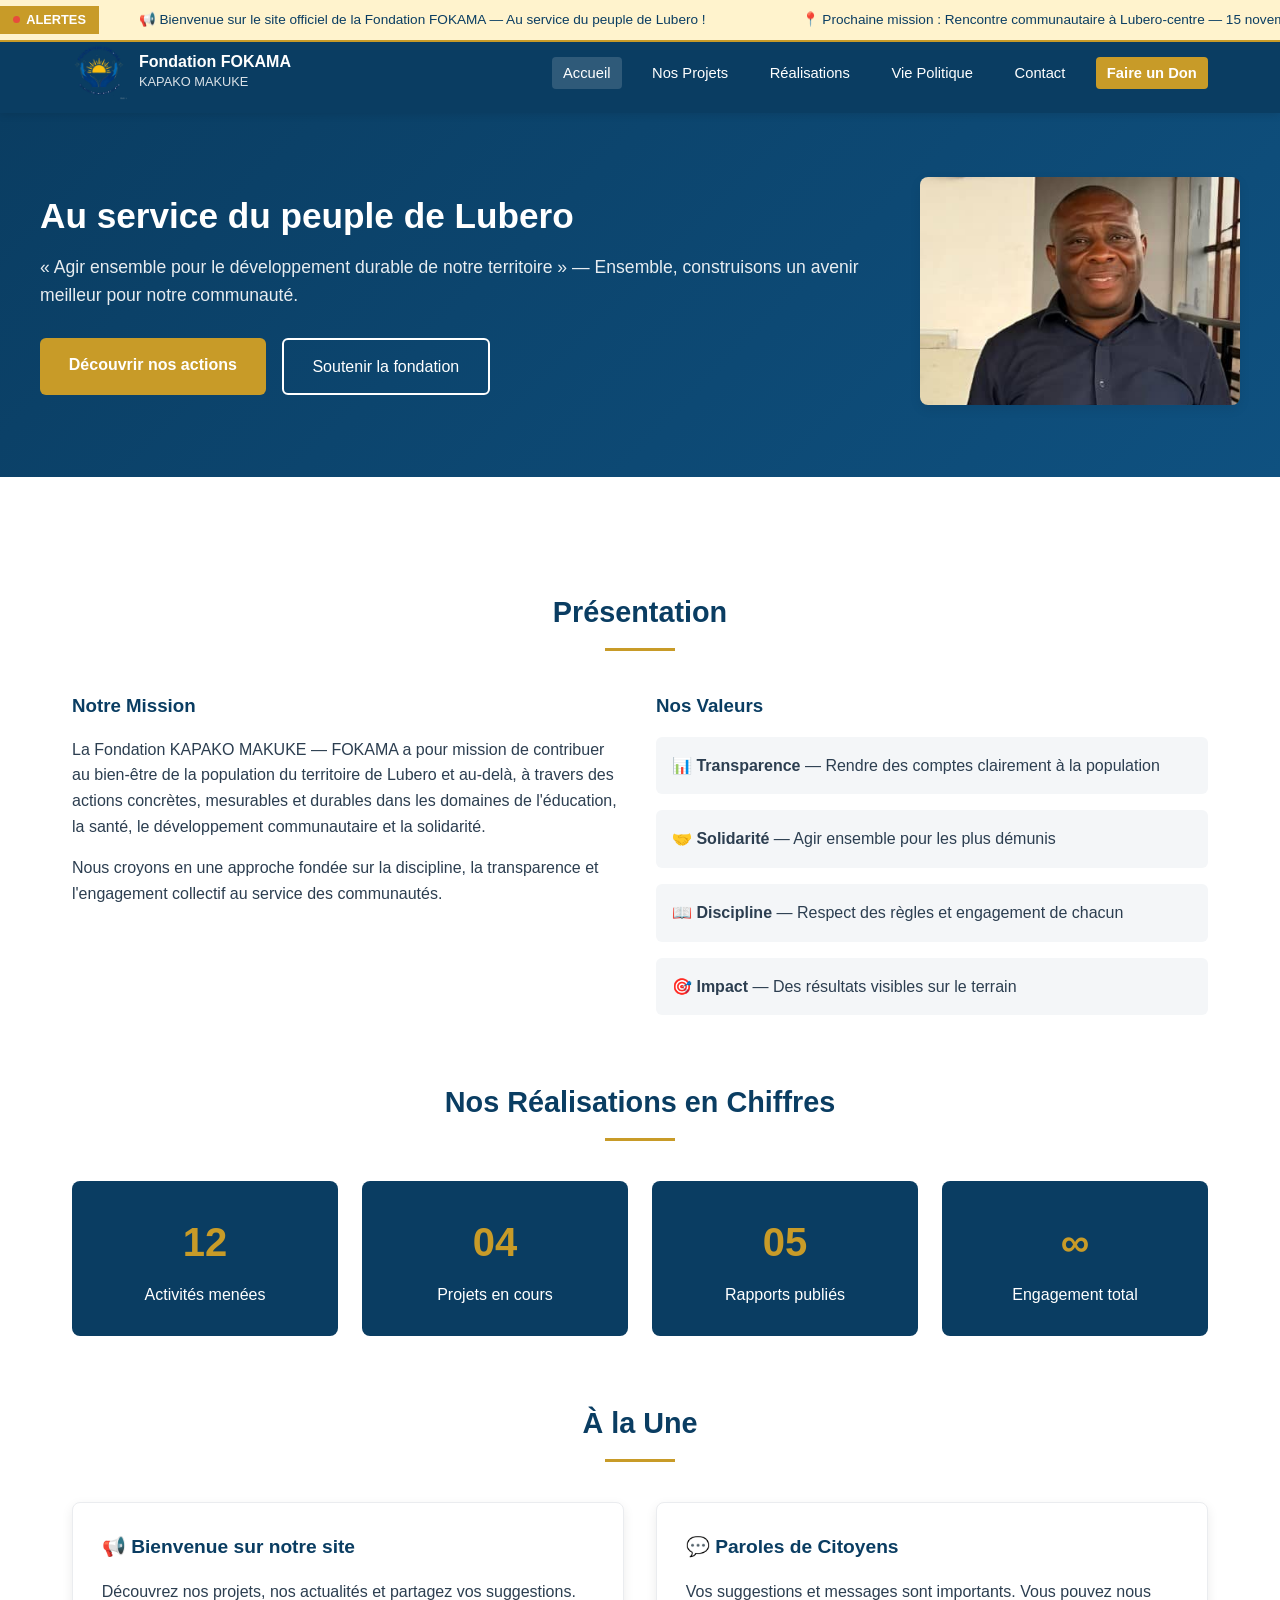
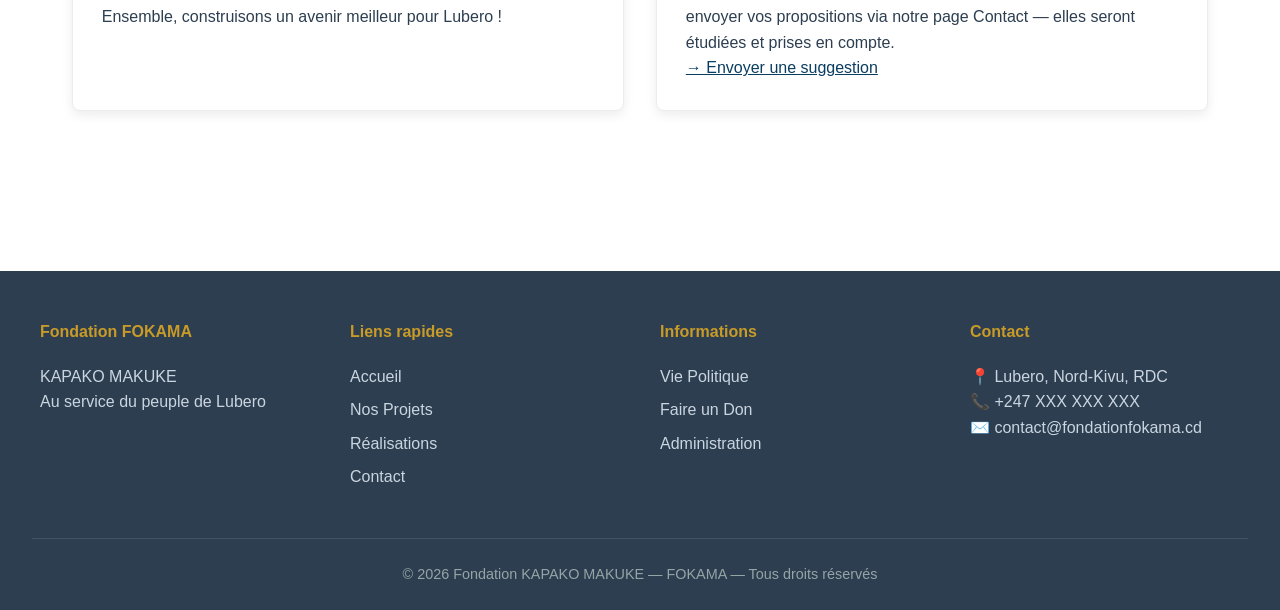
<file: index.html>
<!DOCTYPE html>
<html lang="fr">
<head>
    <meta charset="UTF-8">
    <meta name="viewport" content="width=device-width, initial-scale=1.0">
    <title>Accueil — Fondation KAPAKO MAKUKE — FOKAMA</title>
    <link rel="stylesheet" href="style.css">
</head>
<body>

    <header>
        <div class="header-contenu">
            <div class="logo-conteneur">
                <!-- Remplacez par votre logo : <img src="images/logo.png" alt="Logo Fondation" class="logo"> -->
                <img src="logo.png" alt="Logo Fondation FOKAMA" class="logo">

                <div class="header-titre">
                    <h1>Fondation FOKAMA</h1>
                    <p>KAPAKO MAKUKE</p>
                </div>
            </div>
            <nav>
                <ul>
                    <li><a href="index.html" class="actif">Accueil</a></li>
                    <li><a href="projets.html">Nos Projets</a></li>
                    <li><a href="realisations.html">Réalisations</a></li>
                    <li><a href="vie-politique.html">Vie Politique</a></li>
                    <li><a href="contact.html">Contact</a></li>
                    <li><a href="faire-un-don.html" class="bouton-don">Faire un Don</a></li>
                </ul>
            </nav>
        </div>
    </header>

<!-- ===== BARRE ALERTES & ACTUALITÉS ===== -->
<div class="barre-alertes">
    <div class="etiquette-alerte">
        <span class="point-clignotant"></span>
        ALERTES
    </div>
    <div class="contenu-actualites">
        <span class="item-actu">📢 Bienvenue sur le site officiel de la Fondation FOKAMA — Au service du peuple de Lubero !</span>
        <span class="item-actu">📍 Prochaine mission : Rencontre communautaire à Lubero-centre — 15 novembre 2026</span>
        <span class="item-actu">📚 Campagne de distribution de kits scolaires en cours — Merci à nos donateurs !</span>
        <span class="item-actu">💬 Envoyez vos suggestions via notre page Contact — Votre voix compte !</span>
    </div>
</div>


    <section class="hero">
        <div class="hero-contenu">
            <div class="hero-texte">
                <h2>Au service du peuple de Lubero</h2>
                <p>« Agir ensemble pour le développement durable de notre territoire » — Ensemble, construisons un avenir meilleur pour notre communauté.</p>
                <div class="bouton-groupe">
                    <a href="projets.html" class="bouton-primaire">Découvrir nos actions</a>
                    <a href="faire-un-don.html" class="bouton-secondaire">Soutenir la fondation</a>
                </div>
            </div>
            <div>
                <!-- Remplacez par la photo de l'Honorable Paluku : <img src="images/depute.jpg" alt="Honorable Paluku Siwako Makuké Kapako" class="photo-honorable"> -->
                <img src="depute.png" alt="Fondation KAPAKO MAKUKE — FOKAMA" class="photo-honorable">

            </div>
        </div>
    </section>

    <main>
        <section>
            <h2 class="titre-section">Présentation</h2>
            <div class="grille-2">
                <div>
                    <h3 style="color:#0A3D62; margin-bottom:1rem;">Notre Mission</h3>
                    <p style="margin-bottom:1rem;">La Fondation KAPAKO MAKUKE — FOKAMA a pour mission de contribuer au bien-être de la population du territoire de Lubero et au-delà, à travers des actions concrètes, mesurables et durables dans les domaines de l'éducation, la santé, le développement communautaire et la solidarité.</p>
                    <p>Nous croyons en une approche fondée sur la discipline, la transparence et l'engagement collectif au service des communautés.</p>
                </div>
                <div>
                    <h3 style="color:#0A3D62; margin-bottom:1rem;">Nos Valeurs</h3>
                    <div style="display:grid; gap:1rem;">
                        <div style="padding:1rem; background:#F4F6F8; border-radius:6px;"><strong>📊 Transparence</strong> — Rendre des comptes clairement à la population</div>
                        <div style="padding:1rem; background:#F4F6F8; border-radius:6px;"><strong>🤝 Solidarité</strong> — Agir ensemble pour les plus démunis</div>
                        <div style="padding:1rem; background:#F4F6F8; border-radius:6px;"><strong>📖 Discipline</strong> — Respect des règles et engagement de chacun</div>
                        <div style="padding:1rem; background:#F4F6F8; border-radius:6px;"><strong>🎯 Impact</strong> — Des résultats visibles sur le terrain</div>
                    </div>
                </div>
            </div>
        </section>

        <section>
            <h2 class="titre-section">Nos Réalisations en Chiffres</h2>
            <div class="grille-stats">
                <div class="carte-stat">
                    <div class="chiffre">12</div>
                    <p>Activités menées</p>
                </div>
                <div class="carte-stat">
                    <div class="chiffre">04</div>
                    <p>Projets en cours</p>
                </div>
                <div class="carte-stat">
                    <div class="chiffre">05</div>
                    <p>Rapports publiés</p>
                </div>
                <div class="carte-stat">
                    <div class="chiffre">∞</div>
                    <p>Engagement total</p>
                </div>
            </div>
        </section>

        <section>
            <h2 class="titre-section">À la Une</h2>
            <div class="grille-2">
                <div class="carte">
                    <h3>📢 Bienvenue sur notre site</h3>
                    <p>Découvrez nos projets, nos actualités et partagez vos suggestions. Ensemble, construisons un avenir meilleur pour Lubero !</p>
                </div>
                <div class="carte">
                    <h3>💬 Paroles de Citoyens</h3>
                    <p>Vos suggestions et messages sont importants. Vous pouvez nous envoyer vos propositions via notre page Contact — elles seront étudiées et prises en compte.</p>
                    <a href="contact.html" style="color:#0A3D62; font-weight:500;">→ Envoyer une suggestion</a>
                </div>
            </div>
        </section>
    </main>

    <footer>
        <div class="footer-contenu">
            <div class="footer-col">
                <h4>Fondation FOKAMA</h4>
                <p>KAPAKO MAKUKE<br>Au service du peuple de Lubero</p>
            </div>
            <div class="footer-col">
                <h4>Liens rapides</h4>
                <a href="index.html">Accueil</a>
                <a href="projets.html">Nos Projets</a>
                <a href="realisations.html">Réalisations</a>
                <a href="contact.html">Contact</a>
            </div>
            <div class="footer-col">
                <h4>Informations</h4>
                <a href="vie-politique.html">Vie Politique</a>
                <a href="faire-un-don.html">Faire un Don</a>
                <a href="admin.html">Administration</a>
            </div>
            <div class="footer-col">
                <h4>Contact</h4>
                <p>📍 Lubero, Nord-Kivu, RDC<br>📞 +247 XXX XXX XXX<br>✉️ contact@fondationfokama.cd</p>
            </div>
        </div>
        <div class="footer-bas">
            © 2026 Fondation KAPAKO MAKUKE — FOKAMA — Tous droits réservés
        </div>
    </footer>

</body>
</html>
</file>
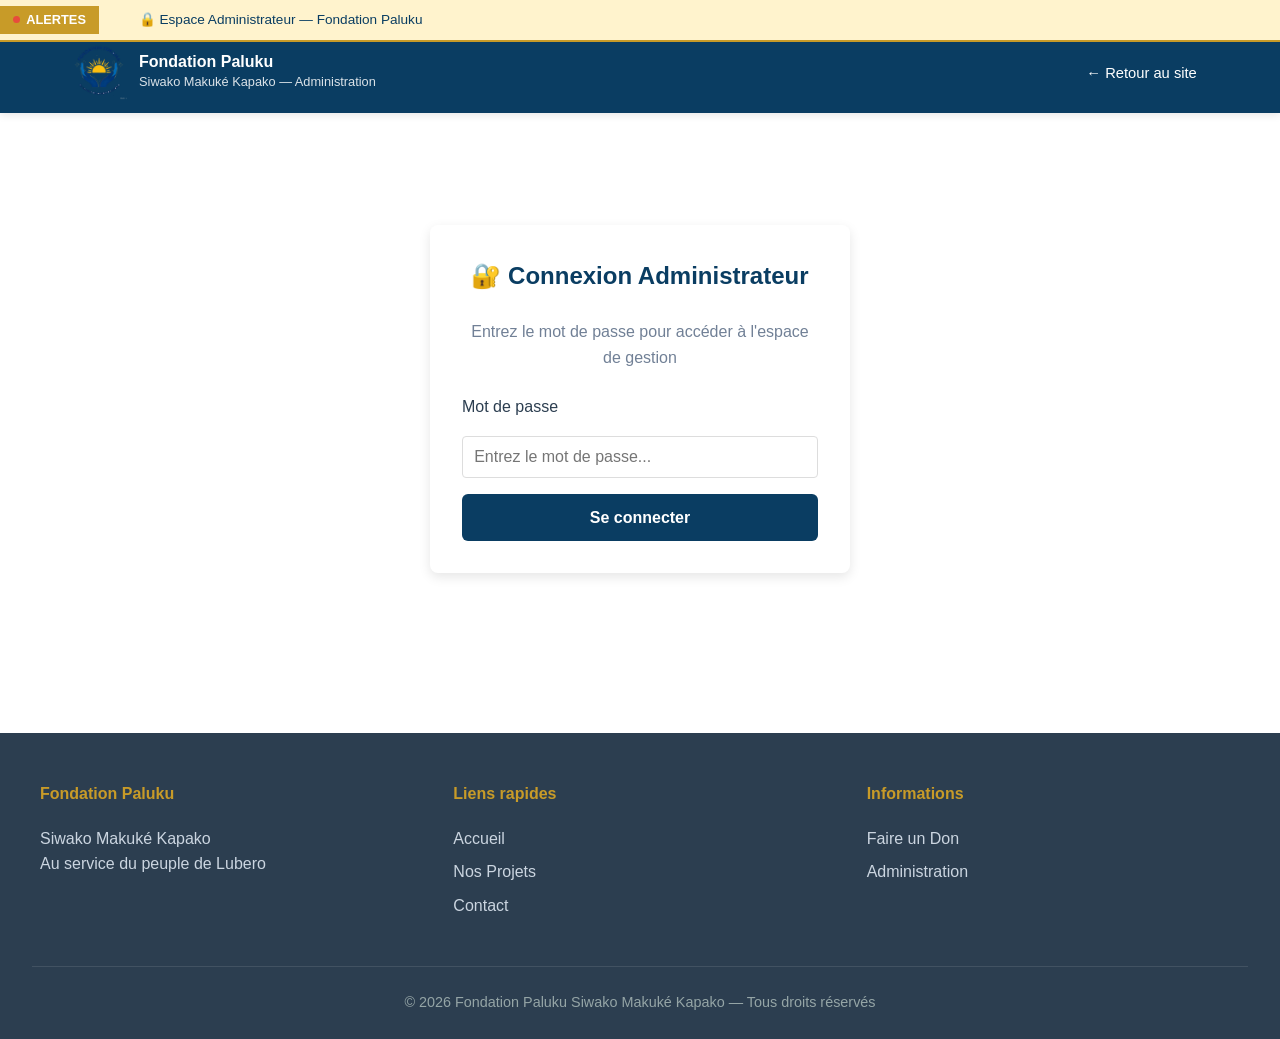
<file: admin.html>
<!DOCTYPE html>
<html lang="fr">
<head>
  <meta charset="UTF-8">
  <meta name="viewport" content="width=device-width, initial-scale=1.0">
  <title>Espace Administrateur — Fondation Paluku</title>
  <link rel="stylesheet" href="style.css">
  <style>
    .carte-admin { background:#fff; padding:1.5rem; border-radius:8px; box-shadow:0 2px 8px rgba(0,0,0,0.08); margin-bottom:1.5rem; }
    .message-en-attente { border-left:4px solid #F59E0B; padding:1rem; margin-bottom:1rem; background:#FFFBEB; border-radius:4px; }
    .message-approuve { border-left:4px solid #27AE60; padding:1rem; margin-bottom:1rem; background:#F0FDF4; border-radius:4px; }
    .btn-gerer { background:#0A3D62; color:white; border:none; padding:0.5rem 1rem; border-radius:4px; cursor:pointer; font-size:0.9rem; margin-top:0.5rem; }
    .btn-gerer:hover { background:#082c47; }
    .statut-en-attente { color:#F59E0B; font-weight:600; }
    .statut-approuve { color:#27AE60; font-weight:600; }
    .lien-sheet { background:#27AE60; color:white; padding:0.7rem 1.2rem; border-radius:4px; text-decoration:none; display:inline-block; margin-bottom:1.5rem; }
    .lien-sheet:hover { background:#219653; }
  </style>
</head>
<body>

<!-- ===== BARRE ALERTES ===== -->
<div class="barre-alertes">
  <div class="etiquette-alerte">
    <span class="point-clignotant"></span>
    ALERTES
  </div>
  <div class="contenu-actualites">
    <span class="item-actu">🔒 Espace Administrateur — Fondation Paluku</span>
  </div>
</div>

<header>
  <div class="header-contenu">
    <div class="logo-conteneur">
      <img src="logo.png" alt="Logo Fondation Paluku" class="logo">
      <div class="header-titre">
        <h1>Fondation Paluku</h1>
        <p>Siwako Makuké Kapako — Administration</p>
      </div>
    </div>
    <nav>
      <ul>
        <li><a href="index.html">← Retour au site</a></li>
      </ul>
    </nav>
  </div>
</header>

<main>
  <!-- === PAGE DE CONNEXION === -->
  <div id="section-login" style="max-width:420px; margin:4rem auto; padding:2rem; background:#fff; border-radius:8px; box-shadow:0 4px 12px rgba(0,0,0,0.1);">
    <h2 style="text-align:center; color:#0A3D62; margin-bottom:1.5rem;">🔐 Connexion Administrateur</h2>
    <p style="text-align:center; color:#718096; margin-bottom:1.5rem;">Entrez le mot de passe pour accéder à l'espace de gestion</p>
    
    <form onsubmit="verifierMotDePasse(event)">
      <label for="mdp-admin">Mot de passe</label>
      <input type="password" id="mdp-admin" placeholder="Entrez le mot de passe..." required style="width:100%; padding:0.7rem; margin:0.5rem 0 1rem 0; border:1px solid #ddd; border-radius:4px;">
      <div id="erreur-mdp" style="display:none; color:red; margin-bottom:1rem;">❌ Mot de passe incorrect</div>
      <button type="submit" style="width:100%;">Se connecter</button>
    </form>
  </div>

  <!-- === ESPACE ADMINISTRATEUR === -->
  <div id="section-admin" style="display:none; max-width:900px; margin:0 auto;">
    <div style="display:flex; justify-content:space-between; align-items:center; margin-bottom:2rem; flex-wrap:wrap; gap:1rem;">
      <h2 class="titre-section" style="margin:0; text-align:left;">⚙️ Tableau de bord — Administration</h2>
      <button onclick="deconnexion()" style="background:#E74C3C; color:white; border:none; padding:0.6rem 1.2rem; border-radius:4px; cursor:pointer;">🚪 Déconnexion</button>
    </div>

    <a href="https://docs.google.com/spreadsheets/d/1yP7xWFNqKNXbpAoO9LuP07rlki4zCNM3vu/edit" target="_blank" class="lien-sheet">
      📊 Ouvrir mon tableau Google Sheets ↗️
    </a>
    <p style="color:#718096; margin:-0.5rem 0 1.5rem 0; font-size:0.9rem;">Dans le tableau : change "En attente" par "Approuvé" pour publier</p>

    <!-- Messages en attente -->
    <div class="carte-admin">
      <h3>📬 Messages en attente de validation</h3>
      <div id="liste-en-attente">
        <p style="color:#718096; font-style:italic;">Chargement...</p>
      </div>
    </div>

    <!-- Messages approuvés -->
    <div class="carte-admin">
      <h3>✅ Messages déjà publiés</h3>
      <div id="liste-approuves">
        <p style="color:#718096; font-style:italic;">Chargement...</p>
      </div>
    </div>
  </div>
</main>

<footer>
  <div class="footer-contenu">
    <div class="footer-col">
      <h4>Fondation Paluku</h4>
      <p>Siwako Makuké Kapako<br>Au service du peuple de Lubero</p>
    </div>
    <div class="footer-col">
      <h4>Liens rapides</h4>
      <a href="index.html">Accueil</a>
      <a href="projets.html">Nos Projets</a>
      <a href="contact.html">Contact</a>
    </div>
    <div class="footer-col">
      <h4>Informations</h4>
      <a href="faire-un-don.html">Faire un Don</a>
      <a href="admin.html">Administration</a>
    </div>
  </div>
  <div class="footer-bas">
    © 2026 Fondation Paluku Siwako Makuké Kapako — Tous droits réservés
  </div>
</footer>

<script>
const MOT_DE_PASSE_ADMIN = 'admin2026';
const LIEN_SHEETDB = "https://sheetdb.io/api/v1/r8w4zccs5agk4";
const LIEN_GOOGLE_SHEET = "https://docs.google.com/spreadsheets/d/1yP7xWFNqKNXbpAoO9LuP07rlki4zCNM3vu/edit";

function verifierMotDePasse(e) {
  e.preventDefault();
  const saisi = document.getElementById('mdp-admin').value;
  if (saisi === MOT_DE_PASSE_ADMIN) {
    document.getElementById('section-login').style.display = 'none';
    document.getElementById('section-admin').style.display = 'block';
    document.getElementById('erreur-mdp').style.display = 'none';
    chargerTout();
  } else {
    document.getElementById('erreur-mdp').style.display = 'block';
  }
}

function deconnexion() {
  document.getElementById('section-login').style.display = 'block';
  document.getElementById('section-admin').style.display = 'none';
  document.getElementById('mdp-admin').value = '';
}

async function chargerTout() {
  await Promise.all([
    chargerEnAttente(),
    chargerApprouves()
  ]);
}

async function chargerEnAttente() {
  const conteneur = document.getElementById('liste-en-attente');
  try {
    const reponse = await fetch(LIEN_SHEETDB);
    const tousLesMessages = await reponse.json();
    
    const messagesEnAttente = tousLesMessages.filter(msg => {
      const statut = (msg.Statut || "").trim();
      return statut !== "Approuvé";
    });
    
    if (messagesEnAttente.length === 0) {
      conteneur.innerHTML = '<p style="color:#718096; font-style:italic;">Aucun message en attente. 🎉</p>';
      return;
    }
    
    conteneur.innerHTML = '';
    messagesEnAttente.forEach((msg, index) => {
      const ligneNum = index + 2;
      conteneur.innerHTML += `
        <div class="message-en-attente">
          <strong>${msg.Nom}</strong> — <small>${msg.Contact}</small>
          <span class="statut-en-attente" style="float:right;">⏳ En attente</span>
          <p style="margin:0.5rem 0;">${msg.Message}</p>
          <small style="color:#718096;">📅 ${msg.Date}</small>
          <br>
          <a href="${LIEN_GOOGLE_SHEET}?range=E${ligneNum}" target="_blank" class="btn-gerer">📋 Gérer dans le tableau</a>
        </div>
      `;
    });
  } catch (erreur) {
    conteneur.innerHTML = '<p style="color:red;">❌ Erreur de chargement — vérifiez votre connexion internet</p>';
    console.error(erreur);
  }
}

async function chargerApprouves() {
  const conteneur = document.getElementById('liste-approuves');
  try {
    const reponse = await fetch(LIEN_SHEETDB);
    const tousLesMessages = await reponse.json();
    
    const messagesApprouves = tousLesMessages.filter(msg => {
      const statut = (msg.Statut || "").trim();
      return statut === "Approuvé";
    });
    
    if (messagesApprouves.length === 0) {
      conteneur.innerHTML = '<p style="color:#718096; font-style:italic;">Aucun message publié pour le moment.</p>';
      return;
    }
    
    conteneur.innerHTML = '';
    messagesApprouves.forEach(msg => {
      conteneur.innerHTML += `
        <div class="message-approuve">
          <strong>${msg.Nom}</strong> <small style="color:#718096;">— ${msg.Date}</small>
          <span class="statut-approuve" style="float:right;">✅ Publié</span>
          <p style="margin:0.3rem 0; font-style:italic;">"${msg.Message}"</p>
        </div>
      `;
    });
  } catch (erreur) {
    conteneur.innerHTML = '<p style="color:red;">❌ Erreur de chargement</p>';
    console.error(erreur);
  }
}
</script>

</body>
</html>
</file>
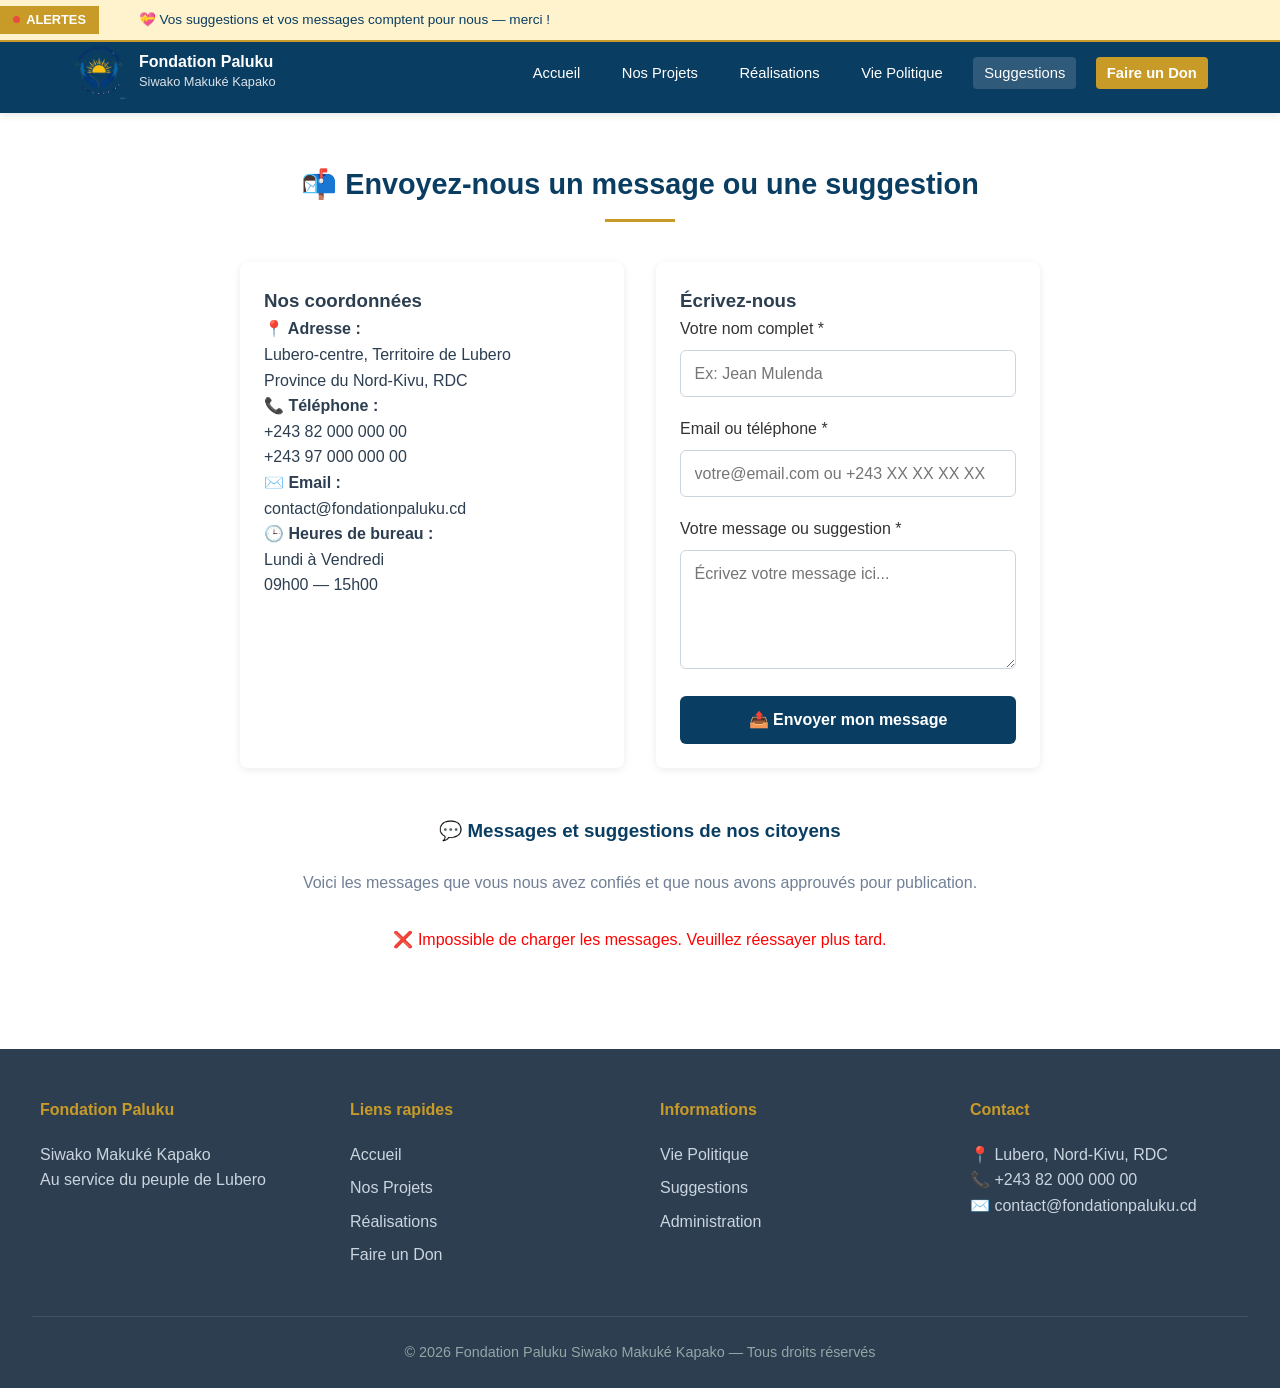
<file: contact.html>
<!DOCTYPE html>
<html lang="fr">
<head>
  <meta charset="UTF-8">
  <meta name="viewport" content="width=device-width, initial-scale=1.0">
  <title>Nous Contacter — Fondation Paluku</title>
  <link rel="stylesheet" href="style.css">
  <style>
    .conteneur-contact { max-width:800px; margin:0 auto; display:grid; grid-template-columns:1fr 1fr; gap:2rem; }
    @media(max-width:600px) { .conteneur-contact { grid-template-columns:1fr; } }
    .carte-info { background:#fff; padding:1.5rem; border-radius:8px; box-shadow:0 2px 8px rgba(0,0,0,0.08); }
    .carte-form { background:#fff; padding:1.5rem; border-radius:8px; box-shadow:0 2px 8px rgba(0,0,0,0.08); }
    label { font-weight:500; color:#333; display:block; margin-bottom:0.3rem; }
    input, textarea { width:100%; padding:0.7rem; margin-bottom:1rem; border:1px solid #ddd; border-radius:4px; font-family:inherit; }
    button { background:#0A3D62; color:white; border:none; padding:0.8rem 1.5rem; border-radius:4px; cursor:pointer; font-size:1rem; width:100%; }
    button:hover { background:#082c47; }
    .msg-success { background:#E8F8F0; border-left:4px solid #27AE60; padding:1rem; border-radius:4px; margin-top:1rem; display:none; }
    
    .suggestions-public { margin-top:3rem; max-width:800px; margin-left:auto; margin-right:auto; }
    .suggestion { background:#fff; padding:1.2rem; border-radius:6px; margin-bottom:1rem; border-left:3px solid #27AE60; box-shadow:0 2px 6px rgba(0,0,0,0.05); }
    .auteur { font-weight:600; color:#0A3D62; margin-bottom:0.3rem; }
    .date-sugg { font-size:0.85rem; color:#718096; margin-bottom:0.5rem; }
    .message-sugg { color:#4B5563; }
    .msg-info { text-align:center; padding:1rem; background:#F3F4F6; border-radius:6px; color:#4B5563; }
  </style>
</head>
<body>

<!-- ===== BARRE ALERTES ===== -->
<div class="barre-alertes">
  <div class="etiquette-alerte">
    <span class="point-clignotant"></span>
    ALERTES
  </div>
  <div class="contenu-actualites">
    <span class="item-actu">💝 Vos suggestions et vos messages comptent pour nous — merci !</span>
  </div>
</div>

<header>
  <div class="header-contenu">
    <div class="logo-conteneur">
      <img src="logo.png" alt="Logo Fondation Paluku" class="logo">
      <div class="header-titre">
        <h1>Fondation Paluku</h1>
        <p>Siwako Makuké Kapako</p>
      </div>
    </div>
    <nav>
      <ul>
        <li><a href="index.html">Accueil</a></li>
        <li><a href="projets.html">Nos Projets</a></li>
        <li><a href="realisations.html">Réalisations</a></li>
        <li><a href="vie-politique.html">Vie Politique</a></li>
        <li><a href="contact.html" class="actif">Suggestions</a></li>
        <li><a href="faire-un-don.html" class="bouton-don">Faire un Don</a></li>
      </ul>
    </nav>
  </div>
</header>

<main>
  <h2 class="titre-section">📬 Envoyez-nous un message ou une suggestion</h2>

  <div class="conteneur-contact">
    <!-- === INFOS DE CONTACT === -->
    <div class="carte-info">
      <h3>Nos coordonnées</h3>
      <p><strong>📍 Adresse :</strong><br>Lubero-centre, Territoire de Lubero<br>Province du Nord-Kivu, RDC</p>
      <p><strong>📞 Téléphone :</strong><br>+243 82 000 000 00<br>+243 97 000 000 00</p>
      <p><strong>✉️ Email :</strong><br>contact@fondationpaluku.cd</p>
      <p><strong>🕒 Heures de bureau :</strong><br>Lundi à Vendredi<br>09h00 — 15h00</p>
    </div>

    <!-- === FORMULAIRE DE SUGGESTION === -->
    <div class="carte-form">
      <h3>Écrivez-nous</h3>
      
      <form id="form-contact" action="https://sheetdb.io/api/v1/r8w4zccs5agk4" method="POST">
        <label for="Nom">Votre nom complet *</label>
        <input type="text" id="Nom" name="Nom" required placeholder="Ex: Jean Mulenda">
        
        <label for="Contact">Email ou téléphone *</label>
        <input type="text" id="Contact" name="Contact" required placeholder="votre@email.com ou +243 XX XX XX XX">
        
        <label for="Message">Votre message ou suggestion *</label>
        <textarea id="Message" name="Message" rows="5" required placeholder="Écrivez votre message ici..."></textarea>
        
        <!-- Champs cachés automatiques -->
        <input type="hidden" name="Date" id="date-contact">
        <input type="hidden" name="Type" value="Suggestion">
        <input type="hidden" name="Statut" value="En attente">
        <input type="hidden" name="redirect" value="https://omarionup.github.io/HonFondationPalukuSiwakoMakukéKapako/contact.html?success=1">
        
        <button type="submit">📤 Envoyer mon message</button>
      </form>
      
      <div id="message-envoye" class="msg-success">
        ✅ Merci ! Votre message a été envoyé avec succès. Nous le lisons et vous répondrons dans les meilleurs délais.
      </div>
    </div>
  </div>

  <!-- === MESSAGES AFFICHÉS PUBLIQUEMENT === -->
  <div class="suggestions-public">
    <h3 style="text-align:center; color:#0A3D62; margin-bottom:1.5rem;">💬 Messages et suggestions de nos citoyens</h3>
    <p style="text-align:center; color:#718096; margin-bottom:2rem;">Voici les messages que vous nous avez confiés et que nous avons approuvés pour publication.</p>
    
    <div id="liste-suggestions">
      <p style="text-align:center; color:#718096;">Chargement des messages...</p>
    </div>
  </div>
</main>

<footer>
  <div class="footer-contenu">
    <div class="footer-col">
      <h4>Fondation Paluku</h4>
      <p>Siwako Makuké Kapako<br>Au service du peuple de Lubero</p>
    </div>
    <div class="footer-col">
      <h4>Liens rapides</h4>
      <a href="index.html">Accueil</a>
      <a href="projets.html">Nos Projets</a>
      <a href="realisations.html">Réalisations</a>
      <a href="faire-un-don.html">Faire un Don</a>
    </div>
    <div class="footer-col">
      <h4>Informations</h4>
      <a href="vie-politique.html">Vie Politique</a>
      <a href="contact.html">Suggestions</a>
      <a href="admin.html">Administration</a>
    </div>
    <div class="footer-col">
      <h4>Contact</h4>
      <p>📍 Lubero, Nord-Kivu, RDC<br>📞 +243 82 000 000 00<br>✉️ contact@fondationpaluku.cd</p>
    </div>
  </div>
  <div class="footer-bas">
    © 2026 Fondation Paluku Siwako Makuké Kapako — Tous droits réservés
  </div>
</footer>

<script>
// Date automatique
document.getElementById('date-contact').value = new Date().toLocaleDateString('fr-FR');

// Afficher message de succès si retour du formulaire
if (window.location.search.includes('success=1')) {
  document.getElementById('message-envoye').style.display = 'block';
  document.getElementById('form-contact').reset();
}

// Charger et afficher SEULEMENT les suggestions approuvées
async function chargerSuggestions() {
  try {
    const reponse = await fetch('https://sheetdb.io/api/v1/r8w4zccs5agk4?sort_by=Date&sort_order=desc');
    const toutesLignes = await reponse.json();
    
    console.log('Toutes les données :', toutesLignes); // Pour vérifier dans la console
    
    // Filtrer : accepte différentes variantes pour être plus flexible
    const suggestionsApprouvees = toutesLignes.filter(ligne => {
      const type = (ligne.Type || '').trim().toLowerCase();
      const statut = (ligne.Statut || '').trim().toLowerCase();
      return type === 'suggestion' && statut === 'approuvé';
    });
    
    console.log('Suggestions trouvées :', suggestionsApprouvees); // Pour vérifier
    
    const conteneur = document.getElementById('liste-suggestions');
    
    if (suggestionsApprouvees.length === 0) {
      conteneur.innerHTML = `
        <div class="msg-info">
          📋 Aucun message approuvé pour le moment.<br>
          <small>Envoyez un message ci-dessus, puis passez le statut à "Approuvé" dans votre feuille Google Sheets pour qu'il s'affiche ici.</small>
        </div>
      `;
      return;
    }
    
    conteneur.innerHTML = '';
    suggestionsApprouvees.forEach(ligne => {
      conteneur.innerHTML += `
        <div class="suggestion">
          <div class="auteur">${ligne.Nom || 'Citoyen anonyme'}</div>
          <div class="date-sugg">${ligne.Date || ''}</div>
          <div class="message-sugg">${ligne.Message || ''}</div>
        </div>
      `;
    });
  } catch (erreur) {
    console.error('Erreur :', erreur);
    document.getElementById('liste-suggestions').innerHTML = 
      '<p style="text-align:center; color:red;">❌ Impossible de charger les messages. Veuillez réessayer plus tard.</p>';
  }
}

chargerSuggestions();
</script>

</body>
</html>
</file>
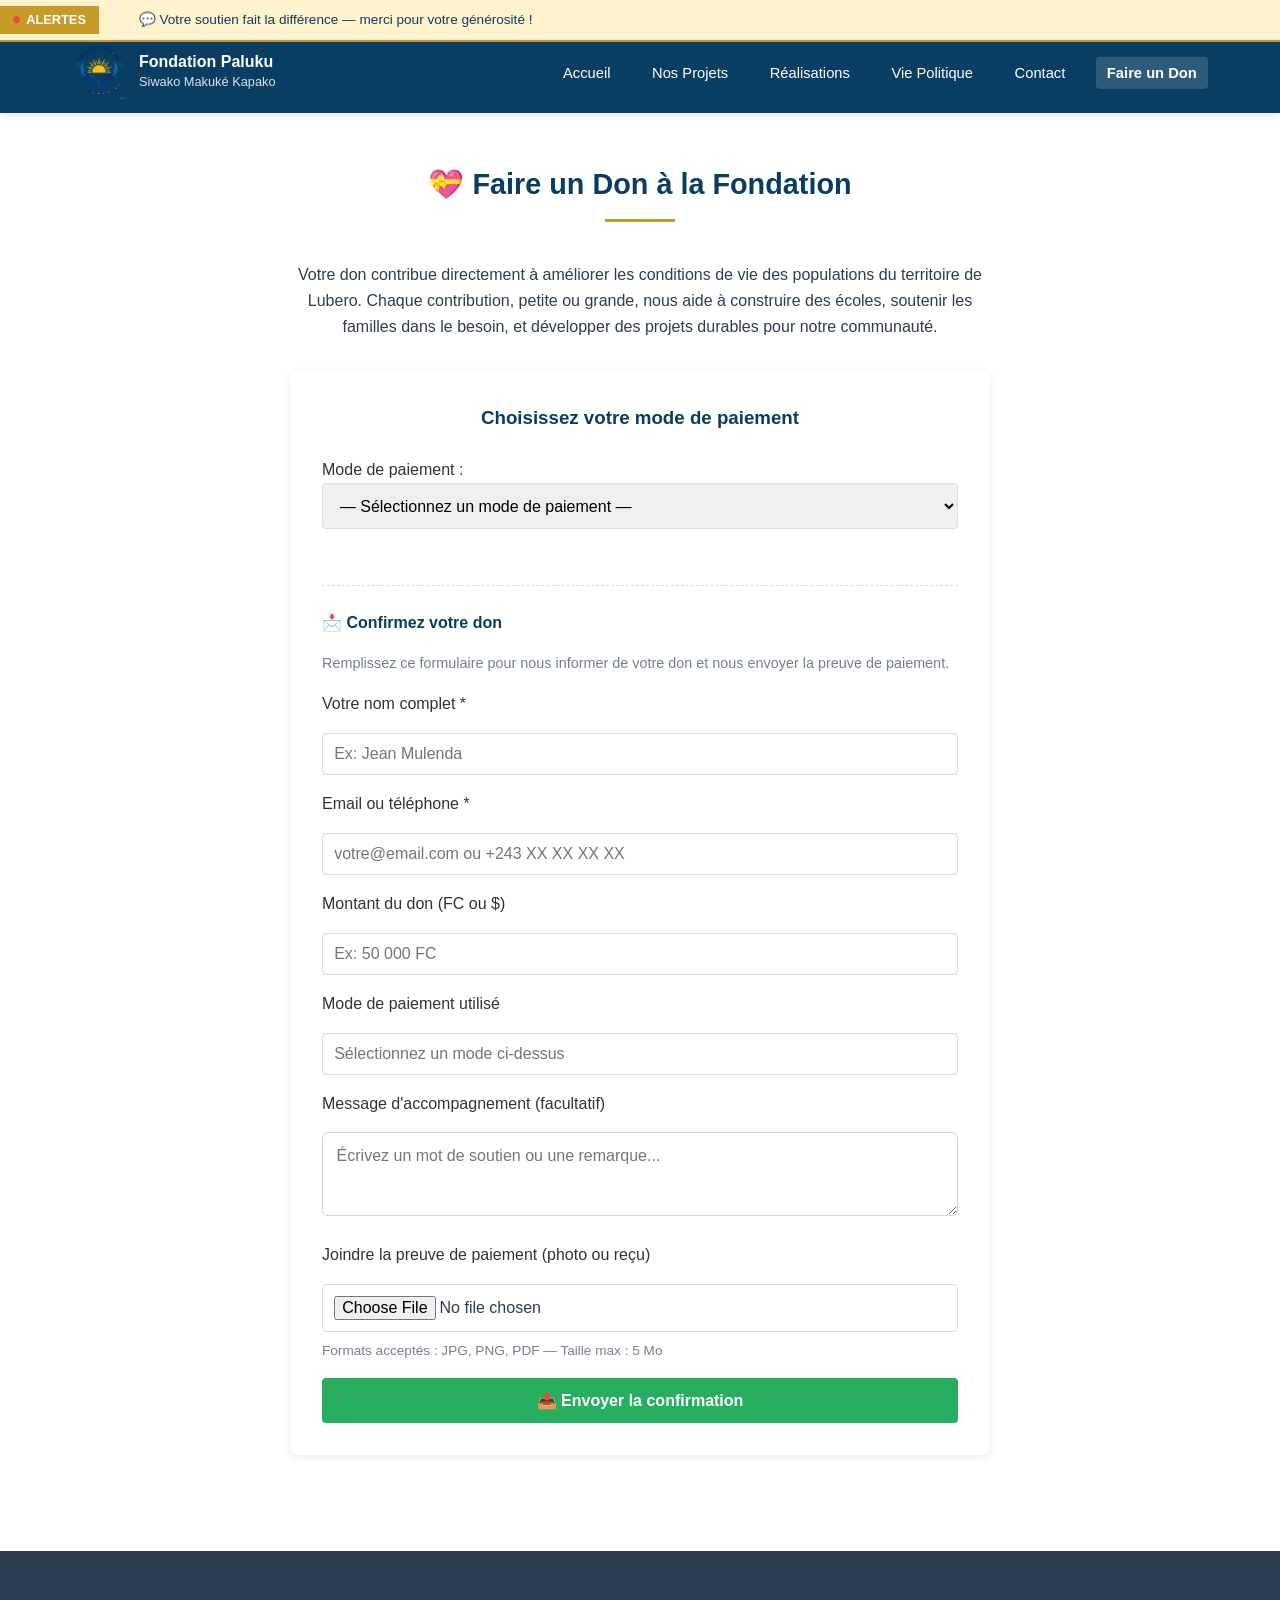
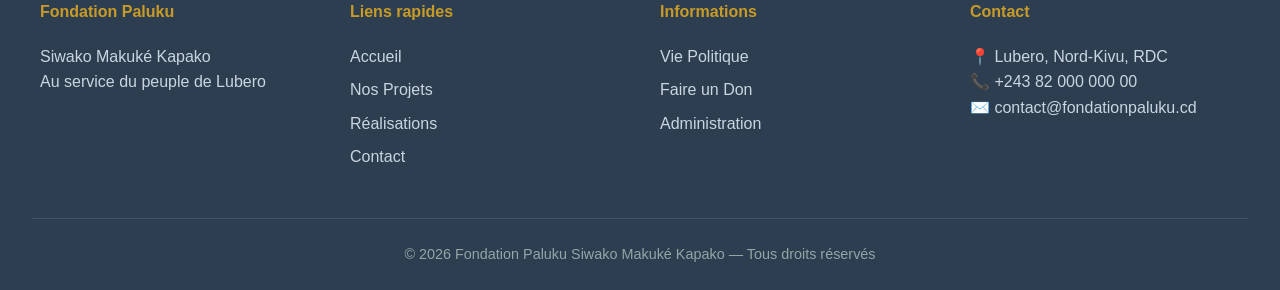
<file: donation.html>
<!DOCTYPE html>
<html lang="fr">
<head>
  <meta charset="UTF-8">
  <meta name="viewport" content="width=device-width, initial-scale=1.0">
  <title>Faire un Don — Fondation Paluku</title>
  <link rel="stylesheet" href="style.css">
  <style>
    .carte-don { background:#fff; padding:2rem; border-radius:8px; box-shadow:0 2px 8px rgba(0,0,0,0.08); max-width:700px; margin:0 auto; }
    .select-mode { width:100%; padding:0.8rem; font-size:1rem; border:1px solid #ddd; border-radius:4px; margin-bottom:1.5rem; }
    .infos-paiement { padding:1.5rem; background:#F9FAFB; border-radius:6px; margin-top:1rem; display:none; }
    .infos-paiement.visible { display:block; }
    .mode-titre { font-size:1.1rem; font-weight:600; color:#0A3D62; margin-bottom:1rem; }
    .ligne-info { margin:0.5rem 0; }
    .label-info { font-weight:500; color:#333; }
    .merci-message { background:#E8F8F0; border-left:4px solid #27AE60; padding:1rem; border-radius:4px; margin-top:2rem; text-align:center; display:none; }
    .bloc-confirmation { margin-top:2rem; padding-top:1.5rem; border-top:1px dashed #ddd; }
    .bloc-confirmation h4 { color:#0A3D62; margin-bottom:1rem; }
    input[type="text"], input[type="email"], input[type="file"], textarea {
      width:100%; padding:0.7rem; margin:0.5rem 0 1rem 0; border:1px solid #ddd; border-radius:4px; font-family:inherit;
    }
    label { font-weight:500; color:#333; }
    .btn-envoyer { background:#27AE60; color:white; border:none; padding:0.8rem 1.5rem; border-radius:4px; cursor:pointer; font-size:1rem; width:100%; }
    .btn-envoyer:hover { background:#219653; }
    .note-fichier { font-size:0.85rem; color:#718096; margin-top:-0.5rem; margin-bottom:1rem; }
  </style>
</head>
<body>

<!-- ===== BARRE ALERTES ===== -->
<div class="barre-alertes">
  <div class="etiquette-alerte">
    <span class="point-clignotant"></span>
    ALERTES
  </div>
  <div class="contenu-actualites">
    <span class="item-actu">💬 Votre soutien fait la différence — merci pour votre générosité !</span>
  </div>
</div>

<header>
  <div class="header-contenu">
    <div class="logo-conteneur">
      <img src="logo.png" alt="Logo Fondation Paluku" class="logo">
      <div class="header-titre">
        <h1>Fondation Paluku</h1>
        <p>Siwako Makuké Kapako</p>
      </div>
    </div>
    <nav>
      <ul>
        <li><a href="index.html">Accueil</a></li>
        <li><a href="projets.html">Nos Projets</a></li>
        <li><a href="realisations.html">Réalisations</a></li>
        <li><a href="vie-politique.html">Vie Politique</a></li>
        <li><a href="contact.html">Contact</a></li>
        <li><a href="faire-un-don.html" class="actif bouton-don">Faire un Don</a></li>
      </ul>
    </nav>
  </div>
</header>

<main>
  <h2 class="titre-section">💝 Faire un Don à la Fondation</h2>
  <p style="text-align:center; max-width:700px; margin:0 auto 2rem;">
    Votre don contribue directement à améliorer les conditions de vie des populations du territoire de Lubero. 
    Chaque contribution, petite ou grande, nous aide à construire des écoles, soutenir les familles dans le besoin, 
    et développer des projets durables pour notre communauté.
  </p>

  <div class="carte-don">
    <h3 style="text-align:center; color:#0A3D62; margin-bottom:1.5rem;">Choisissez votre mode de paiement</h3>
    
    <label for="mode-paiement">Mode de paiement :</label>
    <select id="mode-paiement" class="select-mode" onchange="afficherInfosPaiement()">
      <option value="">— Sélectionnez un mode de paiement —</option>
      <option value="airtel">📱 Airtel Money</option>
      <option value="versement">🏦 Versement Bancaire</option>
      <option value="especes">💵 En espèces au bureau</option>
    </select>

    <!-- === INFOS AIRTEL MONEY === -->
    <div id="infos-airtel" class="infos-paiement">
      <div class="mode-titre">📱 Paiement par Airtel Money</div>
      <p>Utilisez ces numéros pour envoyer votre don :</p>
      <div class="ligne-info">
        <span class="label-info">Bénéficiaire :</span> Fondation Paluku Siwako Makuké Kapako
      </div>
      <div class="ligne-info">
        <span class="label-info">Numéro 1 :</span> +243 82 000 000 00
      </div>
      <div class="ligne-info">
        <span class="label-info">Numéro 2 :</span> +243 97 000 000 00
      </div>
      <p style="margin-top:1rem; font-size:0.9rem; color:#718096;">
        💡 Après votre envoi, remplissez le formulaire ci-dessous pour nous envoyer la preuve de paiement.
      </p>
    </div>

    <!-- === INFOS VERSEMENT BANCAIRE === -->
    <div id="infos-versement" class="infos-paiement">
      <div class="mode-titre">🏦 Versement Bancaire</div>
      <p>Vous pouvez effectuer un virement ou un versement sur notre compte bancaire :</p>
      <div class="ligne-info">
        <span class="label-info">Nom du compte :</span> Fondation Paluku Siwako Makuké Kapako
      </div>
      <div class="ligne-info">
        <span class="label-info">Banque :</span> — À compléter —
      </div>
      <div class="ligne-info">
        <span class="label-info">Numéro de compte :</span> — À compléter —
      </div>
      <div class="ligne-info">
        <span class="label-info">Code SWIFT :</span> — À compléter —
      </div>
      <p style="margin-top:1rem; font-size:0.9rem; color:#718096;">
        💡 Après votre versement, remplissez le formulaire ci-dessous et joignez le reçu.
      </p>
    </div>

    <!-- === INFOS EN ESPÈCES === -->
    <div id="infos-especes" class="infos-paiement">
      <div class="mode-titre">💵 En espèces au bureau</div>
      <p>Vous pouvez également déposer votre don directement dans nos bureaux :</p>
      <div class="ligne-info">
        <span class="label-info">Adresse :</span> Lubero-centre, Territoire de Lubero, Province du Nord-Kivu
      </div>
      <div class="ligne-info">
        <span class="label-info">Heures de réception :</span> Lundi à Vendredi, 9h00 — 15h00
      </div>
      <div class="ligne-info">
        <span class="label-info">Contact :</span> +243 82 000 000 00
      </div>
      <p style="margin-top:1rem; font-size:0.9rem; color:#718096;">
        💡 Un reçu officiel vous sera remis directement au bureau.
      </p>
    </div>

    <!-- === FORMULAIRE DE CONFIRMATION DE DON === -->
    <div class="bloc-confirmation">
      <h4>📩 Confirmez votre don</h4>
      <p style="font-size:0.9rem; color:#718096; margin-bottom:1rem;">Remplissez ce formulaire pour nous informer de votre don et nous envoyer la preuve de paiement.</p>
      
      <form id="form-don" action="https://sheetdb.io/api/v1/r8w4zccs5agk4" method="POST" enctype="multipart/form-data">
        <label for="NomDonateur">Votre nom complet *</label>
        <input type="text" id="NomDonateur" name="NomDonateur" required placeholder="Ex: Jean Mulenda">
        
        <label for="ContactDonateur">Email ou téléphone *</label>
        <input type="text" id="ContactDonateur" name="ContactDonateur" required placeholder="votre@email.com ou +243 XX XX XX XX">
        
        <label for="Montant">Montant du don (FC ou $)</label>
        <input type="text" id="Montant" name="Montant" placeholder="Ex: 50 000 FC">
        
        <label for="ModePaiement">Mode de paiement utilisé</label>
        <input type="text" id="ModePaiement" name="ModePaiement" readonly placeholder="Sélectionnez un mode ci-dessus">
        
        <label for="Messagedon">Message d'accompagnement (facultatif)</label>
        <textarea id="Messagedon" name="Messagedon" rows="3" placeholder="Écrivez un mot de soutien ou une remarque..."></textarea>
        
        <label for="Preuve">Joindre la preuve de paiement (photo ou reçu)</label>
        <input type="file" id="Preuve" name="Preuve" accept="image/*,.pdf">
        <div class="note-fichier">Formats acceptés : JPG, PNG, PDF — Taille max : 5 Mo</div>
        
        <!-- Champs cachés automatiques -->
        <input type="hidden" name="Date" id="date-don">
        <input type="hidden" name="Type" value="Don">
        <input type="hidden" name="Statut" value="En attente">
        <input type="hidden" name="redirect" value="https://omarionup.github.io/HonFondationPalukuSiwakoMakukéKapako/faire-un-don.html?success=1">
        
        <button type="submit" class="btn-envoyer">📤 Envoyer la confirmation</button>
      </form>
      
      <!-- Message de remerciement -->
      <div id="message-merci" class="merci-message">
        <strong>🙏 Merci pour votre générosité !</strong><br>
        Nous avons bien reçu votre confirmation de don. Merci pour votre soutien à la Fondation Paluku.
      </div>
    </div>
  </div>
</main>

<footer>
  <div class="footer-contenu">
    <div class="footer-col">
      <h4>Fondation Paluku</h4>
      <p>Siwako Makuké Kapako<br>Au service du peuple de Lubero</p>
    </div>
    <div class="footer-col">
      <h4>Liens rapides</h4>
      <a href="index.html">Accueil</a>
      <a href="projets.html">Nos Projets</a>
      <a href="realisations.html">Réalisations</a>
      <a href="contact.html">Contact</a>
    </div>
    <div class="footer-col">
      <h4>Informations</h4>
      <a href="vie-politique.html">Vie Politique</a>
      <a href="faire-un-don.html">Faire un Don</a>
      <a href="admin.html">Administration</a>
    </div>
    <div class="footer-col">
      <h4>Contact</h4>
      <p>📍 Lubero, Nord-Kivu, RDC<br>📞 +243 82 000 000 00<br>✉️ contact@fondationpaluku.cd</p>
    </div>
  </div>
  <div class="footer-bas">
    © 2026 Fondation Paluku Siwako Makuké Kapako — Tous droits réservés
  </div>
</footer>

<script>
// Date automatique
document.getElementById('date-don').value = new Date().toLocaleDateString('fr-FR');

function afficherInfosPaiement() {
  const choix = document.getElementById('mode-paiement').value;
  const selectTexte = document.getElementById('mode-paiement').options[document.getElementById('mode-paiement').selectedIndex].text;
  
  // Cache toutes les sections
  document.getElementById('infos-airtel').classList.remove('visible');
  document.getElementById('infos-versement').classList.remove('visible');
  document.getElementById('infos-especes').classList.remove('visible');
  
  // Remplit automatiquement le mode de paiement dans le formulaire
  document.getElementById('ModePaiement').value = choix ? selectTexte : '';
  
  // Affiche seulement celle choisie
  if (choix) {
    document.getElementById('infos-' + choix).classList.add('visible');
  }
}

// Afficher message de remerciement si retour du formulaire
if (window.location.search.includes('success=1')) {
  document.getElementById('message-merci').style.display = 'block';
  document.getElementById('form-don').reset();
  document.getElementById('mode-paiement').value = '';
  afficherInfosPaiement();
}
</script>

</body>
</html>
</file>
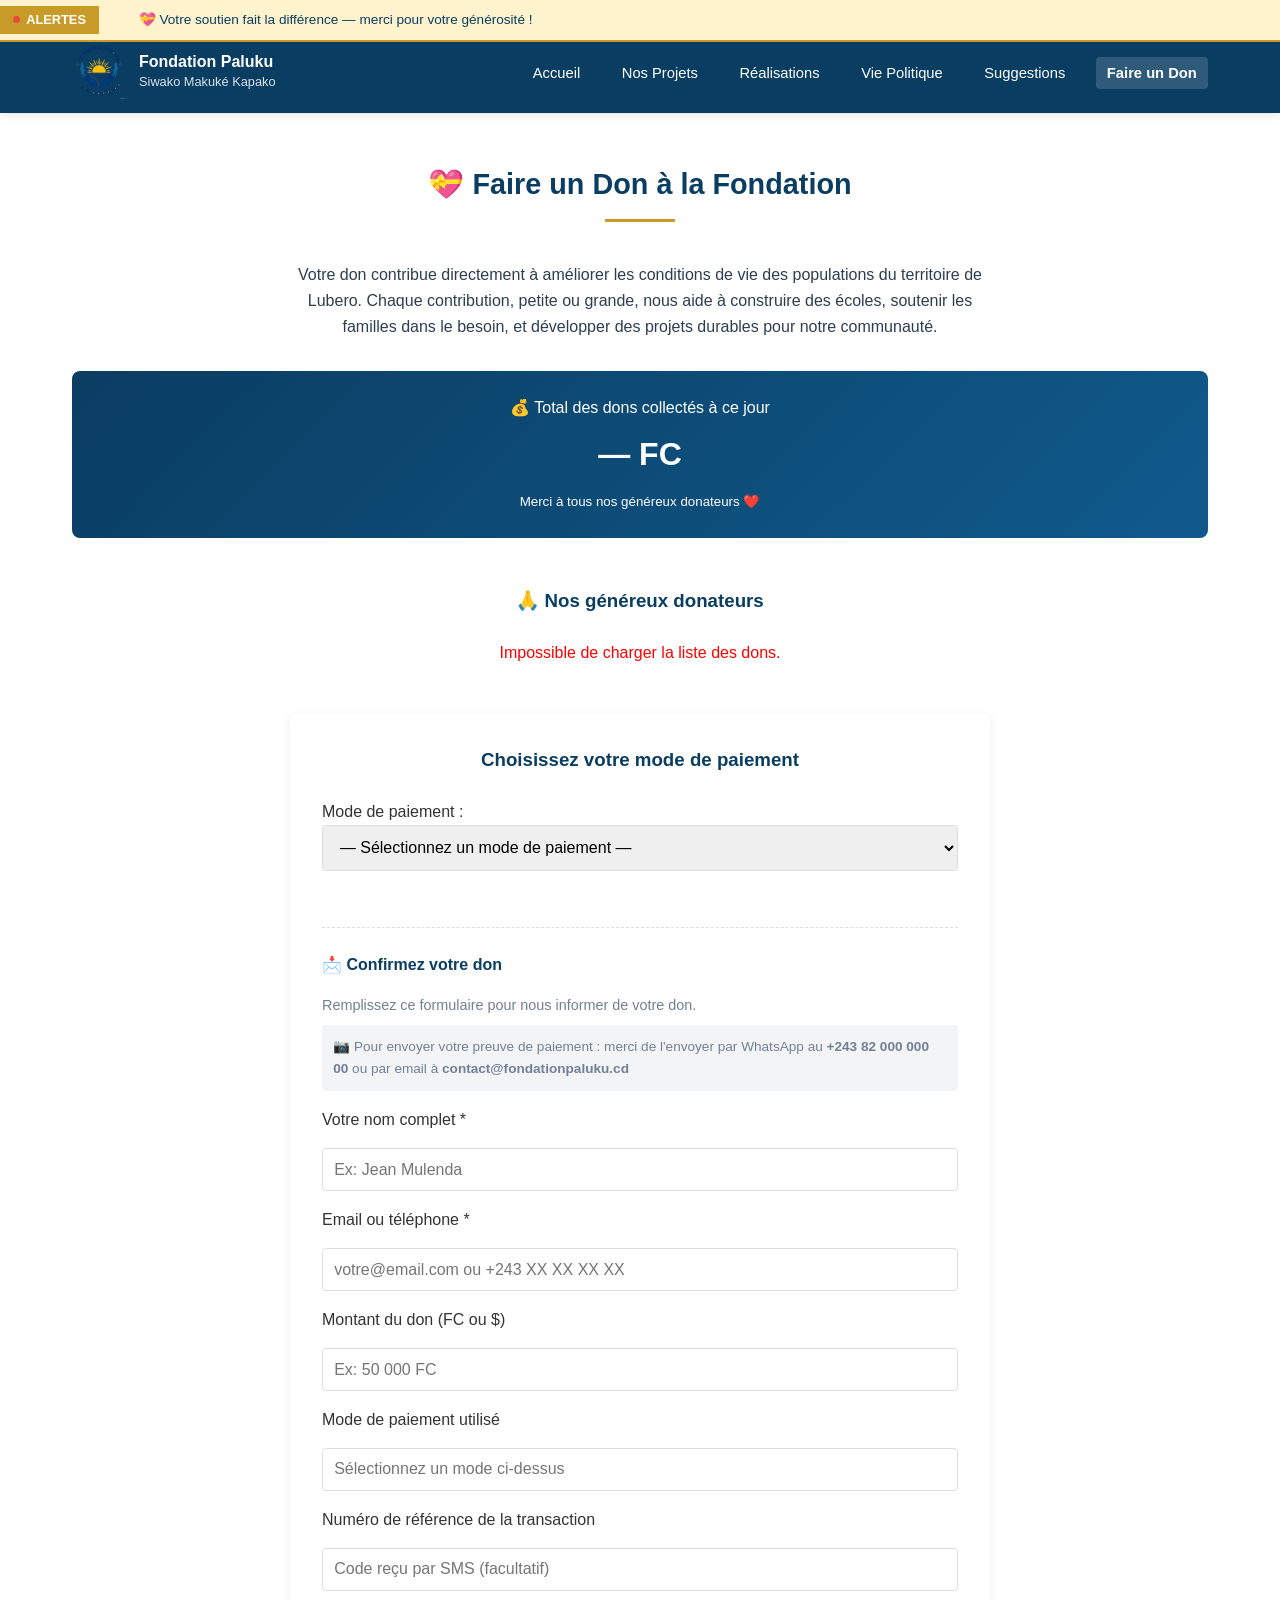
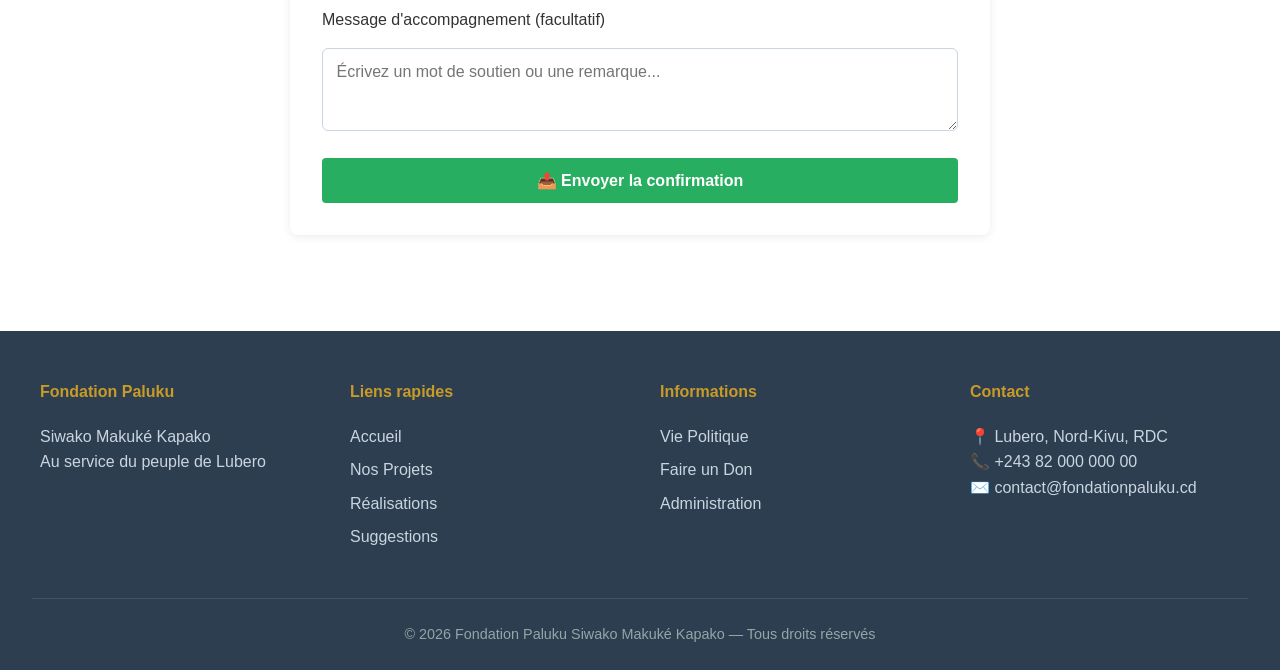
<file: faire-un-don.html>
<!DOCTYPE html>
<html lang="fr">
<head>
  <meta charset="UTF-8">
  <meta name="viewport" content="width=device-width, initial-scale=1.0">
  <title>Faire un Don — Fondation Paluku</title>
  <link rel="stylesheet" href="style.css">
  <style>
    .carte-don { background:#fff; padding:2rem; border-radius:8px; box-shadow:0 2px 8px rgba(0,0,0,0.08); max-width:700px; margin:0 auto; }
    .select-mode { width:100%; padding:0.8rem; font-size:1rem; border:1px solid #ddd; border-radius:4px; margin-bottom:1.5rem; }
    .infos-paiement { padding:1.5rem; background:#F9FAFB; border-radius:6px; margin-top:1rem; display:none; }
    .infos-paiement.visible { display:block; }
    .mode-titre { font-size:1.1rem; font-weight:600; color:#0A3D62; margin-bottom:1rem; }
    .ligne-info { margin:0.5rem 0; }
    .label-info { font-weight:500; color:#333; }
    .merci-message { background:#E8F8F0; border-left:4px solid #27AE60; padding:1rem; border-radius:4px; margin-top:2rem; text-align:center; display:none; }
    .bloc-confirmation { margin-top:2rem; padding-top:1.5rem; border-top:1px dashed #ddd; }
    .bloc-confirmation h4 { color:#0A3D62; margin-bottom:1rem; }
    input[type="text"], input[type="email"], textarea {
      width:100%; padding:0.7rem; margin:0.5rem 0 1rem 0; border:1px solid #ddd; border-radius:4px; font-family:inherit;
    }
    label { font-weight:500; color:#333; }
    .btn-envoyer { background:#27AE60; color:white; border:none; padding:0.8rem 1.5rem; border-radius:4px; cursor:pointer; font-size:1rem; width:100%; }
    .btn-envoyer:hover { background:#219653; }
    .note-info { font-size:0.85rem; color:#718096; margin-top:-0.5rem; margin-bottom:1rem; background:#F3F4F6; padding:0.7rem; border-radius:4px; }
    
    .encart-total { background:linear-gradient(135deg, #0A3D62, #105a8c); color:white; padding:1.5rem; border-radius:8px; text-align:center; margin-bottom:2rem; }
    .montant-total { font-size:2rem; font-weight:bold; margin:0.5rem 0; }
    
    .liste-donateurs { max-width:700px; margin:3rem auto; }
    .liste-donateurs h3 { text-align:center; color:#0A3D62; margin-bottom:1.5rem; }
    .donateur { background:#fff; padding:1.2rem; border-radius:6px; margin-bottom:1rem; border-left:3px solid #F59E0B; box-shadow:0 2px 6px rgba(0,0,0,0.05); }
    .don-nom { font-weight:600; color:#0A3D62; margin-bottom:0.3rem; }
    .don-montant { color:#27AE60; font-weight:bold; font-size:1.1rem; margin-bottom:0.3rem; }
    .don-date { font-size:0.85rem; color:#718096; margin-bottom:0.5rem; }
    .don-message { color:#4B5563; font-style:italic; }
  </style>
</head>
<body>

<!-- ===== BARRE ALERTES ===== -->
<div class="barre-alertes">
  <div class="etiquette-alerte">
    <span class="point-clignotant"></span>
    ALERTES
  </div>
  <div class="contenu-actualites">
    <span class="item-actu">💝 Votre soutien fait la différence — merci pour votre générosité !</span>
  </div>
</div>

<header>
  <div class="header-contenu">
    <div class="logo-conteneur">
      <img src="logo.png" alt="Logo Fondation Paluku" class="logo">
      <div class="header-titre">
        <h1>Fondation Paluku</h1>
        <p>Siwako Makuké Kapako</p>
      </div>
    </div>
    <nav>
      <ul>
        <li><a href="index.html">Accueil</a></li>
        <li><a href="projets.html">Nos Projets</a></li>
        <li><a href="realisations.html">Réalisations</a></li>
        <li><a href="vie-politique.html">Vie Politique</a></li>
        <li><a href="contact.html">Suggestions</a></li>
        <li><a href="faire-un-don.html" class="actif bouton-don">Faire un Don</a></li>
      </ul>
    </nav>
  </div>
</header>

<main>
  <h2 class="titre-section">💝 Faire un Don à la Fondation</h2>
  <p style="text-align:center; max-width:700px; margin:0 auto 2rem;">
    Votre don contribue directement à améliorer les conditions de vie des populations du territoire de Lubero. 
    Chaque contribution, petite ou grande, nous aide à construire des écoles, soutenir les familles dans le besoin, 
    et développer des projets durables pour notre communauté.
  </p>

  <!-- === ENCART TOTAL DES DONS REÇUS === -->
  <div class="encart-total">
    <p>💰 Total des dons collectés à ce jour</p>
    <div class="montant-total" id="affichage-total">— FC</div>
    <small>Merci à tous nos généreux donateurs ❤️</small>
  </div>

  <!-- === LISTE DES DONATEURS APPROUVÉS === -->
  <div class="liste-donateurs">
    <h3>🙏 Nos généreux donateurs</h3>
    <div id="liste-dons">
      <p style="text-align:center; color:#718096;">Chargement des dons...</p>
    </div>
  </div>

  <div class="carte-don">
    <h3 style="text-align:center; color:#0A3D62; margin-bottom:1.5rem;">Choisissez votre mode de paiement</h3>
    
    <label for="mode-paiement">Mode de paiement :</label>
    <select id="mode-paiement" class="select-mode" onchange="afficherInfosPaiement()">
      <option value="">— Sélectionnez un mode de paiement —</option>
      <option value="airtel">📱 Airtel Money</option>
      <option value="versement">🏦 Versement Bancaire</option>
      <option value="especes">💵 En espèces au bureau</option>
    </select>

    <!-- === INFOS AIRTEL MONEY === -->
    <div id="infos-airtel" class="infos-paiement">
      <div class="mode-titre">📱 Paiement par Airtel Money</div>
      <p>Utilisez ces numéros pour envoyer votre don :</p>
      <div class="ligne-info">
        <span class="label-info">Bénéficiaire :</span> Fondation Paluku Siwako Makuké Kapako
      </div>
      <div class="ligne-info">
        <span class="label-info">Numéro 1 :</span> +243 82 000 000 00
      </div>
      <div class="ligne-info">
        <span class="label-info">Numéro 2 :</span> +243 97 000 000 00
      </div>
      <p style="margin-top:1rem; font-size:0.9rem; color:#718096;">
        💡 Après votre envoi, remplissez le formulaire ci-dessous pour nous confirmer votre don.
      </p>
    </div>

    <!-- === INFOS VERSEMENT BANCAIRE === -->
    <div id="infos-versement" class="infos-paiement">
      <div class="mode-titre">🏦 Versement Bancaire</div>
      <p>Vous pouvez effectuer un virement ou un versement sur notre compte bancaire :</p>
      <div class="ligne-info">
        <span class="label-info">Nom du compte :</span> Fondation Paluku Siwako Makuké Kapako
      </div>
      <div class="ligne-info">
        <span class="label-info">Banque :</span> — À compléter —
      </div>
      <div class="ligne-info">
        <span class="label-info">Numéro de compte :</span> — À compléter —
      </div>
      <div class="ligne-info">
        <span class="label-info">Code SWIFT :</span> — À compléter —
      </div>
      <p style="margin-top:1rem; font-size:0.9rem; color:#718096;">
        💡 Après votre versement, remplissez le formulaire ci-dessous pour nous confirmer votre don.
      </p>
    </div>

    <!-- === INFOS EN ESPÈCES === -->
    <div id="infos-especes" class="infos-paiement">
      <div class="mode-titre">💵 En espèces au bureau</div>
      <p>Vous pouvez également déposer votre don directement dans nos bureaux :</p>
      <div class="ligne-info">
        <span class="label-info">Adresse :</span> Lubero-centre, Territoire de Lubero, Province du Nord-Kivu
      </div>
      <div class="ligne-info">
        <span class="label-info">Heures de réception :</span> Lundi à Vendredi, 9h00 — 15h00
      </div>
      <div class="ligne-info">
        <span class="label-info">Contact :</span> +243 82 000 000 00
      </div>
      <p style="margin-top:1rem; font-size:0.9rem; color:#718096;">
        💡 Un reçu officiel vous sera remis directement au bureau.
      </p>
    </div>

    <!-- === FORMULAIRE DE CONFIRMATION DE DON === -->
    <div class="bloc-confirmation">
      <h4>📩 Confirmez votre don</h4>
      <p style="font-size:0.9rem; color:#718096; margin-bottom:1rem;">Remplissez ce formulaire pour nous informer de votre don.</p>
      
      <div class="note-info">
        📷 Pour envoyer votre preuve de paiement : merci de l'envoyer par WhatsApp au <strong>+243 82 000 000 00</strong> ou par email à <strong>contact@fondationpaluku.cd</strong>
      </div>
      
      <form id="form-don" action="https://sheetdb.io/api/v1/r8w4zccs5agk4" method="POST">
        <label for="Nom">Votre nom complet *</label>
        <input type="text" id="Nom" name="Nom" required placeholder="Ex: Jean Mulenda">
        
        <label for="Contact">Email ou téléphone *</label>
        <input type="text" id="Contact" name="Contact" required placeholder="votre@email.com ou +243 XX XX XX XX">
        
        <label for="Montant">Montant du don (FC ou $)</label>
        <input type="text" id="Montant" name="Montant" placeholder="Ex: 50 000 FC">
        
        <label for="ModePaiement">Mode de paiement utilisé</label>
        <input type="text" id="ModePaiement" name="ModePaiement" readonly placeholder="Sélectionnez un mode ci-dessus">
        
        <label for="Reference">Numéro de référence de la transaction</label>
        <input type="text" id="Reference" name="Reference" placeholder="Code reçu par SMS (facultatif)">
        
        <label for="Message">Message d'accompagnement (facultatif)</label>
        <textarea id="Message" name="Message" rows="3" placeholder="Écrivez un mot de soutien ou une remarque..."></textarea>
        
        <!-- Champs cachés automatiques -->
        <input type="hidden" name="Date" id="date-don">
        <input type="hidden" name="Type" value="Don">
        <input type="hidden" name="Statut" value="En attente">
        <input type="hidden" name="redirect" value="https://omarionup.github.io/HonFondationPalukuSiwakoMakukéKapako/faire-un-don.html?success=1">
        
        <button type="submit" class="btn-envoyer">📤 Envoyer la confirmation</button>
      </form>
      
      <!-- Message de remerciement -->
      <div id="message-merci" class="merci-message">
        <strong>🙏 Merci pour votre générosité !</strong><br>
        Nous avons bien reçu votre confirmation de don. Merci pour votre soutien à la Fondation Paluku.
      </div>
    </div>
  </div>
</main>

<footer>
  <div class="footer-contenu">
    <div class="footer-col">
      <h4>Fondation Paluku</h4>
      <p>Siwako Makuké Kapako<br>Au service du peuple de Lubero</p>
    </div>
    <div class="footer-col">
      <h4>Liens rapides</h4>
      <a href="index.html">Accueil</a>
      <a href="projets.html">Nos Projets</a>
      <a href="realisations.html">Réalisations</a>
      <a href="contact.html">Suggestions</a>
    </div>
    <div class="footer-col">
      <h4>Informations</h4>
      <a href="vie-politique.html">Vie Politique</a>
      <a href="faire-un-don.html">Faire un Don</a>
      <a href="admin.html">Administration</a>
    </div>
    <div class="footer-col">
      <h4>Contact</h4>
      <p>📍 Lubero, Nord-Kivu, RDC<br>📞 +243 82 000 000 00<br>✉️ contact@fondationpaluku.cd</p>
    </div>
  </div>
  <div class="footer-bas">
    © 2026 Fondation Paluku Siwako Makuké Kapako — Tous droits réservés
  </div>
</footer>

<script>
// Date automatique
document.getElementById('date-don').value = new Date().toLocaleDateString('fr-FR');

function afficherInfosPaiement() {
  const choix = document.getElementById('mode-paiement').value;
  const selectTexte = document.getElementById('mode-paiement').options[document.getElementById('mode-paiement').selectedIndex].text;
  
  document.getElementById('infos-airtel').classList.remove('visible');
  document.getElementById('infos-versement').classList.remove('visible');
  document.getElementById('infos-especes').classList.remove('visible');
  document.getElementById('ModePaiement').value = choix ? selectTexte : '';
  
  if (choix) {
    document.getElementById('infos-' + choix).classList.add('visible');
  }
}

// Afficher message de remerciement si retour du formulaire
if (window.location.search.includes('success=1')) {
  document.getElementById('message-merci').style.display = 'block';
  document.getElementById('form-don').reset();
  document.getElementById('mode-paiement').value = '';
  afficherInfosPaiement();
  chargerTotalDons();
  chargerListeDons();
}

// Charger le total et la liste des dons approuvés
async function chargerTotalDons() {
  try {
    const reponse = await fetch('https://sheetdb.io/api/v1/r8w4zccs5agk4');
    const toutesLignes = await reponse.json();
    
    let total = 0;
    toutesLignes.forEach(ligne => {
      if (ligne.Type === 'Don' && ligne.Statut === 'Approuvé' && ligne.Montant) {
        const chiffres = ligne.Montant.replace(/[^0-9.,]/g, '').replace(',', '.');
        const montant = parseFloat(chiffres);
        if (!isNaN(montant)) total += montant;
      }
    });
    
    document.getElementById('affichage-total').textContent = total.toLocaleString('fr-FR') + ' FC';
  } catch (erreur) {
    console.error(erreur);
    document.getElementById('affichage-total').textContent = '— FC';
  }
}

async function chargerListeDons() {
  try {
    const reponse = await fetch('https://sheetdb.io/api/v1/r8w4zccs5agk4?sort_by=Date&sort_order=desc');
    const toutesLignes = await reponse.json();
    
    const donsApprouves = toutesLignes.filter(ligne => 
      ligne.Type === 'Don' && ligne.Statut === 'Approuvé'
    );
    
    const conteneur = document.getElementById('liste-dons');
    
    if (donsApprouves.length === 0) {
      conteneur.innerHTML = '<p style="text-align:center; color:#718096;">Soyez le premier donateur ! Votre nom apparaîtra ici après approbation ❤️</p>';
      return;
    }
    
    conteneur.innerHTML = '';
    donsApprouves.forEach(ligne => {
      conteneur.innerHTML += `
        <div class="donateur">
          <div class="don-nom">${ligne.Nom || 'Anonyme'}</div>
          <div class="don-montant">${ligne.Montant || ''}</div>
          <div class="don-date">${ligne.Date || ''}</div>
          ${ligne.Message ? `<div class="don-message">"${ligne.Message}"</div>` : ''}
        </div>
      `;
    });
  } catch (erreur) {
    console.error(erreur);
    document.getElementById('liste-dons').innerHTML = 
      '<p style="text-align:center; color:red;">Impossible de charger la liste des dons.</p>';
  }
}

chargerTotalDons();
chargerListeDons();
</script>

</body>
</html>
</file>
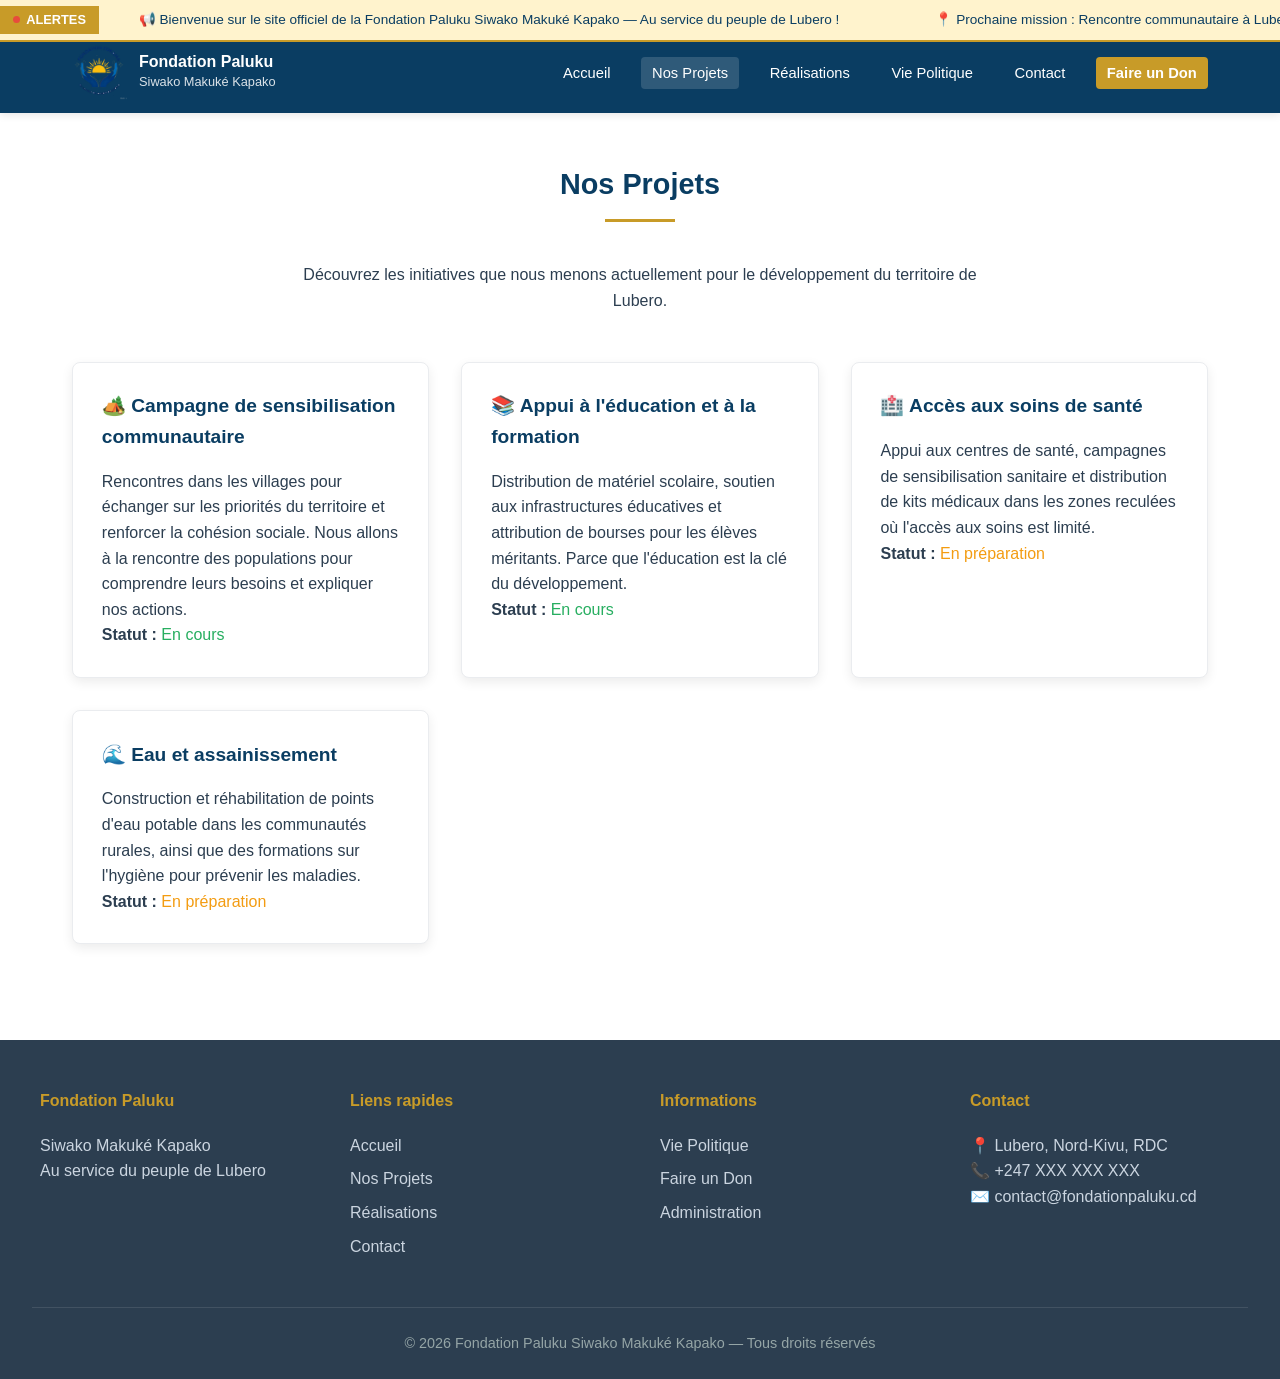
<file: projets.html>
<!DOCTYPE html>
<html lang="fr">
<head>
  <meta charset="UTF-8">
  <meta name="viewport" content="width=device-width, initial-scale=1.0">
  <title>Nos Projets — Fondation Paluku</title>
  <link rel="stylesheet" href="style.css">
</head>
<body>

  <header>
    <div class="header-contenu">
      <div class="logo-conteneur">
        <img src="logo.png" alt="Logo Fondation Paluku" class="logo">
        <div class="header-titre">
          <h1>Fondation Paluku</h1>
          <p>Siwako Makuké Kapako</p>
        </div>
      </div>
      <nav>
        <ul>
          <li><a href="index.html">Accueil</a></li>
          <li><a href="projets.html" class="actif">Nos Projets</a></li>
          <li><a href="realisations.html">Réalisations</a></li>
          <li><a href="vie-politique.html">Vie Politique</a></li>
          <li><a href="contact.html">Contact</a></li>
          <li><a href="faire-un-don.html" class="bouton-don">Faire un Don</a></li>
        </ul>
      </nav>
    </div>
  </header>
<div class="barre-alertes">
  <div class="etiquette-alerte">
    <span class="point-clignotant"></span>
    ALERTES
  </div>
  <div class="contenu-actualites">
    <span class="item-actu">📢 Bienvenue sur le site officiel de la Fondation Paluku Siwako Makuké Kapako — Au service du peuple de Lubero !</span>
    <span class="item-actu">📍 Prochaine mission : Rencontre communautaire à Lubero-centre — 15 novembre 2026</span>
    <span class="item-actu">📚 Campagne de distribution de kits scolaires en cours — Merci à nos donateurs !</span>
    <span class="item-actu">💬 Envoyez vos suggestions via notre page Contact — Votre voix compte !</span>
  </div>
</div>
  <main>
    <h2 class="titre-section">Nos Projets</h2>
    <p style="text-align:center; max-width:700px; margin:0 auto 3rem;">Découvrez les initiatives que nous menons actuellement pour le développement du territoire de Lubero.</p>

    <div class="grille-2">
      <div class="carte">
        <h3>🏕️ Campagne de sensibilisation communautaire</h3>
        <p>Rencontres dans les villages pour échanger sur les priorités du territoire et renforcer la cohésion sociale. Nous allons à la rencontre des populations pour comprendre leurs besoins et expliquer nos actions.</p>
        <p><strong>Statut :</strong> <span style="color:#27AE60;">En cours</span></p>
      </div>

      <div class="carte">
        <h3>📚 Appui à l'éducation et à la formation</h3>
        <p>Distribution de matériel scolaire, soutien aux infrastructures éducatives et attribution de bourses pour les élèves méritants. Parce que l'éducation est la clé du développement.</p>
        <p><strong>Statut :</strong> <span style="color:#27AE60;">En cours</span></p>
      </div>

      <div class="carte">
        <h3>🏥 Accès aux soins de santé</h3>
        <p>Appui aux centres de santé, campagnes de sensibilisation sanitaire et distribution de kits médicaux dans les zones reculées où l'accès aux soins est limité.</p>
        <p><strong>Statut :</strong> <span style="color:#F39C12;">En préparation</span></p>
      </div>

      <div class="carte">
        <h3>🌊 Eau et assainissement</h3>
        <p>Construction et réhabilitation de points d'eau potable dans les communautés rurales, ainsi que des formations sur l'hygiène pour prévenir les maladies.</p>
        <p><strong>Statut :</strong> <span style="color:#F39C12;">En préparation</span></p>
      </div>
    </div>
  </main>

  <footer>
    <div class="footer-contenu">
      <div class="footer-col">
        <h4>Fondation Paluku</h4>
        <p>Siwako Makuké Kapako<br>Au service du peuple de Lubero</p>
      </div>
      <div class="footer-col">
        <h4>Liens rapides</h4>
        <a href="index.html">Accueil</a>
        <a href="projets.html">Nos Projets</a>
        <a href="realisations.html">Réalisations</a>
        <a href="contact.html">Contact</a>
      </div>
      <div class="footer-col">
        <h4>Informations</h4>
        <a href="vie-politique.html">Vie Politique</a>
        <a href="faire-un-don.html">Faire un Don</a>
        <a href="admin.html">Administration</a>
      </div>
      <div class="footer-col">
        <h4>Contact</h4>
        <p>📍 Lubero, Nord-Kivu, RDC<br>📞 +247 XXX XXX XXX<br>✉️ contact@fondationpaluku.cd</p>
      </div>
    </div>
    <div class="footer-bas">
      © 2026 Fondation Paluku Siwako Makuké Kapako — Tous droits réservés
    </div>
  </footer>

</body>
</html>
</file>
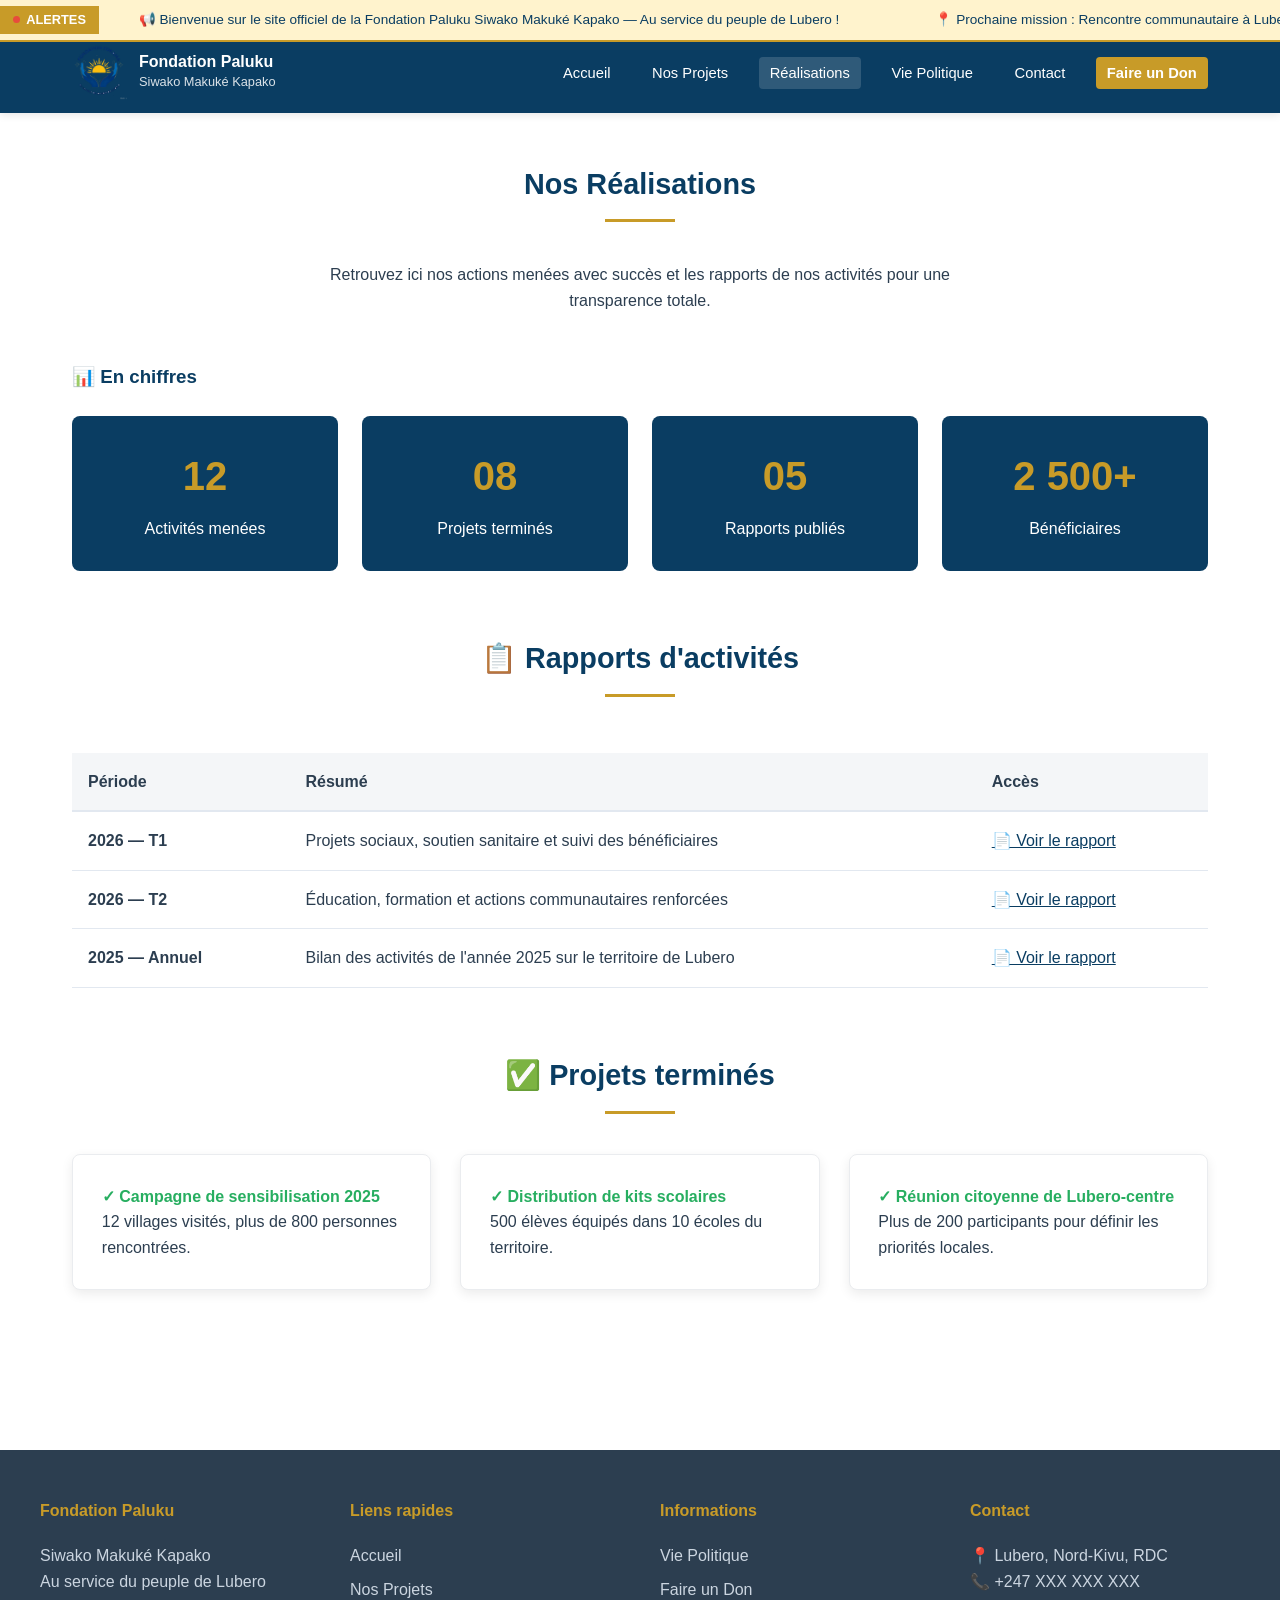
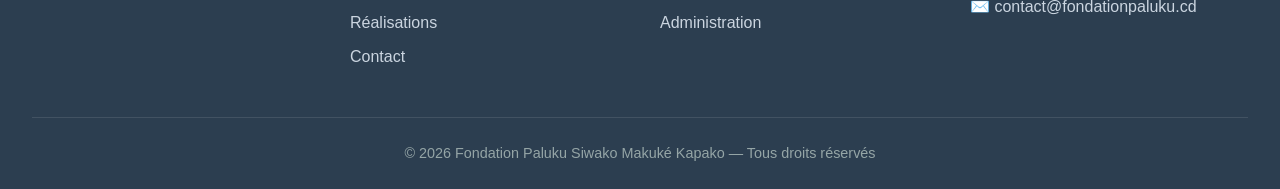
<file: realisations.html>
<!DOCTYPE html>
<html lang="fr">
<head>
  <meta charset="UTF-8">
  <meta name="viewport" content="width=device-width, initial-scale=1.0">
  <title>Nos Réalisations — Fondation Paluku</title>
  <link rel="stylesheet" href="style.css">
</head>
<body>

  <header>
    <div class="header-contenu">
      <div class="logo-conteneur">
        <img src="logo.png" alt="Logo Fondation Paluku" class="logo">
        <div class="header-titre">
          <h1>Fondation Paluku</h1>
          <p>Siwako Makuké Kapako</p>
        </div>
      </div>
      <nav>
        <ul>
          <li><a href="index.html">Accueil</a></li>
          <li><a href="projets.html">Nos Projets</a></li>
          <li><a href="realisations.html" class="actif">Réalisations</a></li>
          <li><a href="vie-politique.html">Vie Politique</a></li>
          <li><a href="contact.html">Contact</a></li>
          <li><a href="faire-un-don.html" class="bouton-don">Faire un Don</a></li>
        </ul>
      </nav>
    </div>
  </header>
<div class="barre-alertes">
  <div class="etiquette-alerte">
    <span class="point-clignotant"></span>
    ALERTES
  </div>
  <div class="contenu-actualites">
    <span class="item-actu">📢 Bienvenue sur le site officiel de la Fondation Paluku Siwako Makuké Kapako — Au service du peuple de Lubero !</span>
    <span class="item-actu">📍 Prochaine mission : Rencontre communautaire à Lubero-centre — 15 novembre 2026</span>
    <span class="item-actu">📚 Campagne de distribution de kits scolaires en cours — Merci à nos donateurs !</span>
    <span class="item-actu">💬 Envoyez vos suggestions via notre page Contact — Votre voix compte !</span>
  </div>
</div>
  <main>
    <h2 class="titre-section">Nos Réalisations</h2>
    <p style="text-align:center; max-width:700px; margin:0 auto 3rem;">Retrouvez ici nos actions menées avec succès et les rapports de nos activités pour une transparence totale.</p>

    <section>
      <h3 style="color:#0A3D62; margin-bottom:1.5rem;">📊 En chiffres</h3>
      <div class="grille-stats">
        <div class="carte-stat">
          <div class="chiffre">12</div>
          <p>Activités menées</p>
        </div>
        <div class="carte-stat">
          <div class="chiffre">08</div>
          <p>Projets terminés</p>
        </div>
        <div class="carte-stat">
          <div class="chiffre">05</div>
          <p>Rapports publiés</p>
        </div>
        <div class="carte-stat">
          <div class="chiffre">2 500+</div>
          <p>Bénéficiaires</p>
        </div>
      </div>
    </section>

    <section>
      <h3 class="titre-section">📋 Rapports d'activités</h3>
      <div style="overflow-x:auto;">
        <table style="width:100%; border-collapse:collapse; margin-top:1rem;">
          <thead>
            <tr style="background:#F4F6F8;">
              <th style="padding:1rem; text-align:left; border-bottom:2px solid #E2E8F0;">Période</th>
              <th style="padding:1rem; text-align:left; border-bottom:2px solid #E2E8F0;">Résumé</th>
              <th style="padding:1rem; text-align:left; border-bottom:2px solid #E2E8F0;">Accès</th>
            </tr>
          </thead>
          <tbody>
            <tr>
              <td style="padding:1rem; border-bottom:1px solid #E2E8F0;"><strong>2026 — T1</strong></td>
              <td style="padding:1rem; border-bottom:1px solid #E2E8F0;">Projets sociaux, soutien sanitaire et suivi des bénéficiaires</td>
              <td style="padding:1rem; border-bottom:1px solid #E2E8F0;"><a href="#" style="color:#0A3D62; font-weight:500;">📄 Voir le rapport</a></td>
            </tr>
            <tr>
              <td style="padding:1rem; border-bottom:1px solid #E2E8F0;"><strong>2026 — T2</strong></td>
              <td style="padding:1rem; border-bottom:1px solid #E2E8F0;">Éducation, formation et actions communautaires renforcées</td>
              <td style="padding:1rem; border-bottom:1px solid #E2E8F0;"><a href="#" style="color:#0A3D62; font-weight:500;">📄 Voir le rapport</a></td>
            </tr>
            <tr>
              <td style="padding:1rem; border-bottom:1px solid #E2E8F0;"><strong>2025 — Annuel</strong></td>
              <td style="padding:1rem; border-bottom:1px solid #E2E8F0;">Bilan des activités de l'année 2025 sur le territoire de Lubero</td>
              <td style="padding:1rem; border-bottom:1px solid #E2E8F0;"><a href="#" style="color:#0A3D62; font-weight:500;">📄 Voir le rapport</a></td>
            </tr>
          </tbody>
        </table>
      </div>
    </section>

    <section>
      <h3 class="titre-section">✅ Projets terminés</h3>
      <div class="grille-3">
        <div class="carte">
          <h4 style="color:#27AE60;">✓ Campagne de sensibilisation 2025</h4>
          <p>12 villages visités, plus de 800 personnes rencontrées.</p>
        </div>
        <div class="carte">
          <h4 style="color:#27AE60;">✓ Distribution de kits scolaires</h4>
          <p>500 élèves équipés dans 10 écoles du territoire.</p>
        </div>
        <div class="carte">
          <h4 style="color:#27AE60;">✓ Réunion citoyenne de Lubero-centre</h4>
          <p>Plus de 200 participants pour définir les priorités locales.</p>
        </div>
      </div>
    </section>
  </main>

  <footer>
    <div class="footer-contenu">
      <div class="footer-col">
        <h4>Fondation Paluku</h4>
        <p>Siwako Makuké Kapako<br>Au service du peuple de Lubero</p>
      </div>
      <div class="footer-col">
        <h4>Liens rapides</h4>
        <a href="index.html">Accueil</a>
        <a href="projets.html">Nos Projets</a>
        <a href="realisations.html">Réalisations</a>
        <a href="contact.html">Contact</a>
      </div>
      <div class="footer-col">
        <h4>Informations</h4>
        <a href="vie-politique.html">Vie Politique</a>
        <a href="faire-un-don.html">Faire un Don</a>
        <a href="admin.html">Administration</a>
      </div>
      <div class="footer-col">
        <h4>Contact</h4>
        <p>📍 Lubero, Nord-Kivu, RDC<br>📞 +247 XXX XXX XXX<br>✉️ contact@fondationpaluku.cd</p>
      </div>
    </div>
    <div class="footer-bas">
      © 2026 Fondation Paluku Siwako Makuké Kapako — Tous droits réservés
    </div>
  </footer>

</body>
</html>
</file>
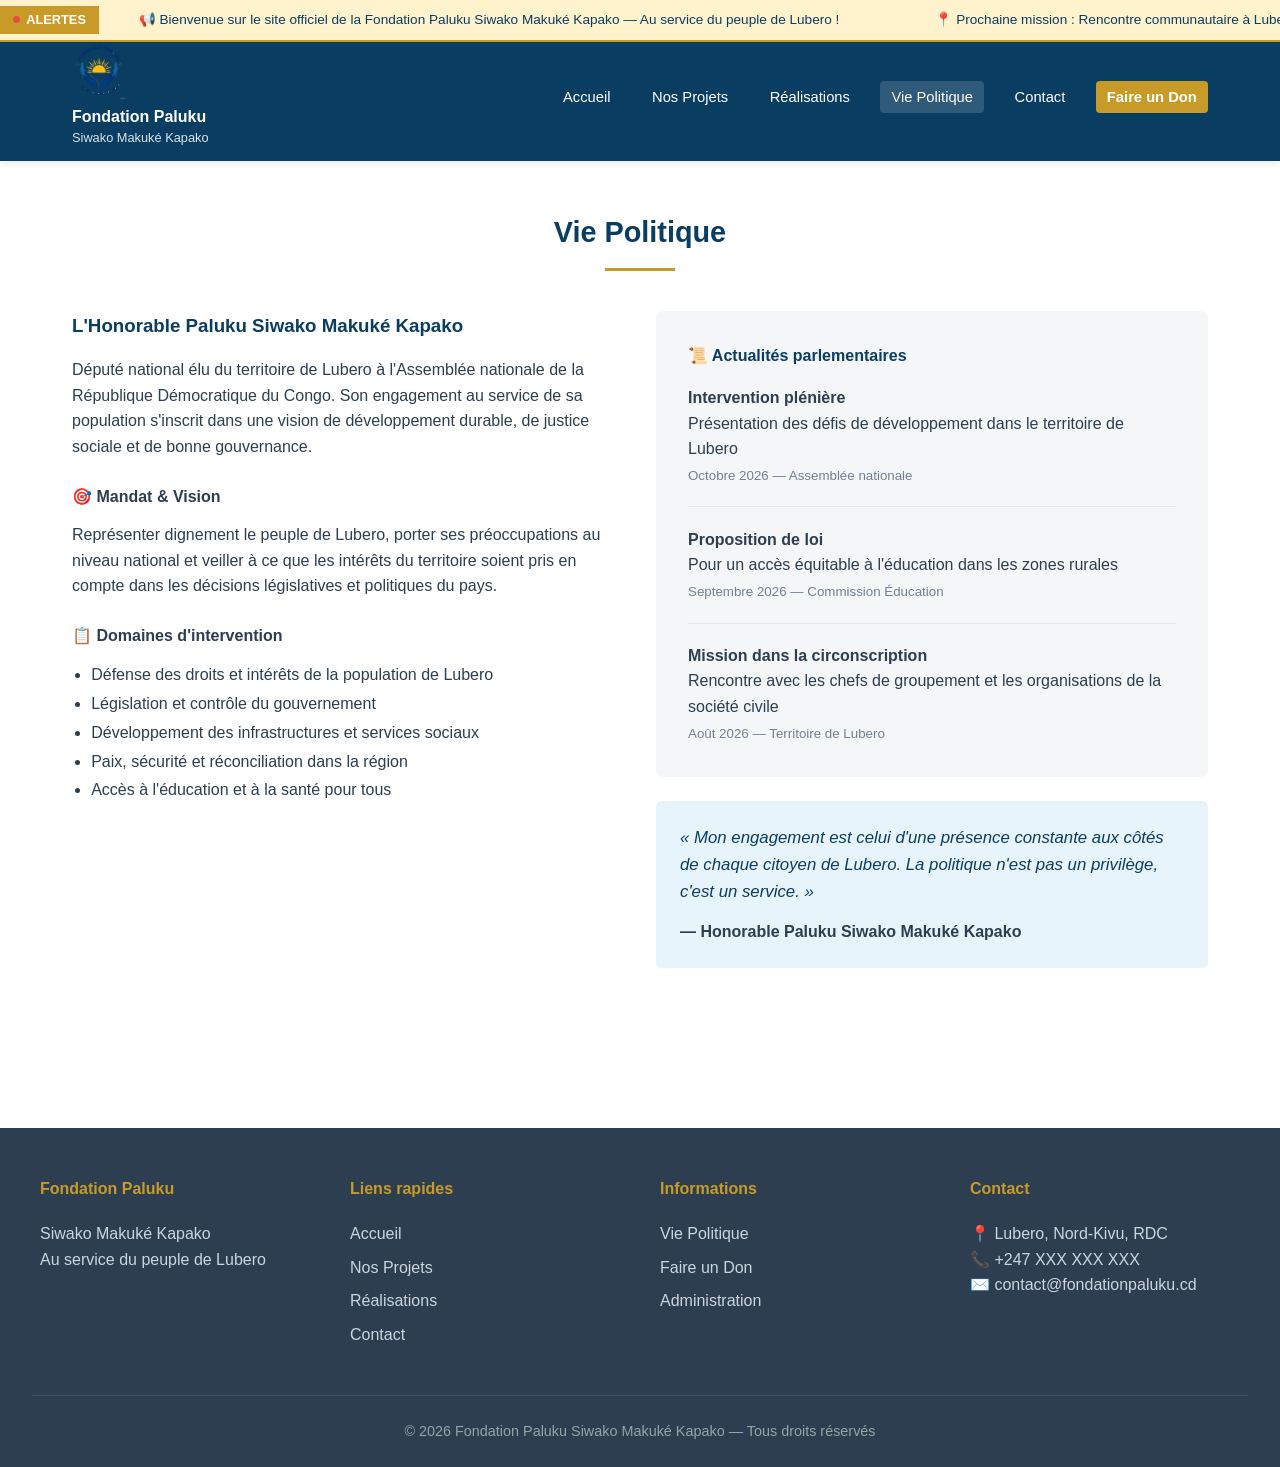
<file: vie-politique.html>
<!DOCTYPE html>
<html lang="fr">
<head>
  <meta charset="UTF-8">
  <meta name="viewport" content="width=device-width, initial-scale=1.0">
  <title>Vie Politique — Fondation Paluku</title>
  <link rel="stylesheet" href="style.css">
</head>
  <div class="barre-alertes">
  <div class="etiquette-alerte">
    <span class="point-clignotant"></span>
    ALERTES
  </div>
  <div class="contenu-actualites">
    <span class="item-actu">📢 Bienvenue sur le site officiel de la Fondation Paluku Siwako Makuké Kapako — Au service du peuple de Lubero !</span>
    <span class="item-actu">📍 Prochaine mission : Rencontre communautaire à Lubero-centre — 15 novembre 2026</span>
    <span class="item-actu">📚 Campagne de distribution de kits scolaires en cours — Merci à nos donateurs !</span>
    <span class="item-actu">💬 Envoyez vos suggestions via notre page Contact — Votre voix compte !</span>
  </div>
</div>
<body>

  <header>
    <div class="header-contenu">
      <div class="logo-conten
">
        <img src="logo.png" alt="Logo Fondation Paluku" class="logo">
        <div class="header-titre">
          <h1>Fondation Paluku</h1>
          <p>Siwako Makuké Kapako</p>
        </div>
      </div>
      <nav>
        <ul>
          <li><a href="index.html">Accueil</a></li>
          <li><a href="projets.html">Nos Projets</a></li>
          <li><a href="realisations.html">Réalisations</a></li>
          <li><a href="vie-politique.html" class="actif">Vie Politique</a></li>
          <li><a href="contact.html">Contact</a></li>
          <li><a href="faire-un-don.html" class="bouton-don">Faire un Don</a></li>
        </ul>
      </nav>
    </div>
  </header>

  <main>
    <h2 class="titre-section">Vie Politique</h2>
    
    <section>
      <div class="grille-2">
        <div>
          <h3 style="color:#0A3D62; margin-bottom:1rem;">L'Honorable Paluku Siwako Makuké Kapako</h3>
          <p>Député national élu du territoire de Lubero à l'Assemblée nationale de la République Démocratique du Congo. Son engagement au service de sa population s'inscrit dans une vision de développement durable, de justice sociale et de bonne gouvernance.</p>
          
          <h4 style="margin:1.5rem 0 0.8rem;">🎯 Mandat & Vision</h4>
          <p>Représenter dignement le peuple de Lubero, porter ses préoccupations au niveau national et veiller à ce que les intérêts du territoire soient pris en compte dans les décisions législatives et politiques du pays.</p>
          
          <h4 style="margin:1.5rem 0 0.8rem;">📋 Domaines d'intervention</h4>
          <ul style="line-height:1.8; padding-left:1.2rem;">
            <li>Défense des droits et intérêts de la population de Lubero</li>
            <li>Législation et contrôle du gouvernement</li>
            <li>Développement des infrastructures et services sociaux</li>
            <li>Paix, sécurité et réconciliation dans la région</li>
            <li>Accès à l'éducation et à la santé pour tous</li>
          </ul>
        </div>
        
        <div>
          <div style="background:#F4F6F8; padding:2rem; border-radius:8px;">
            <h4 style="color:#0A3D62; margin-bottom:1rem;">📜 Actualités parlementaires</h4>
            <div style="margin-bottom:1.2rem; padding-bottom:1.2rem; border-bottom:1px solid #E2E8F0;">
              <p><strong>Intervention plénière</strong><br>Présentation des défis de développement dans le territoire de Lubero</p>
              <small style="color:#718096;">Octobre 2026 — Assemblée nationale</small>
            </div>
            <div style="margin-bottom:1.2rem; padding-bottom:1.2rem; border-bottom:1px solid #E2E8F0;">
              <p><strong>Proposition de loi</strong><br>Pour un accès équitable à l'éducation dans les zones rurales</p>
              <small style="color:#718096;">Septembre 2026 — Commission Éducation</small>
            </div>
            <div>
              <p><strong>Mission dans la circonscription</strong><br>Rencontre avec les chefs de groupement et les organisations de la société civile</p>
              <small style="color:#718096;">Août 2026 — Territoire de Lubero</small>
            </div>
          </div>
          
          <div style="background:#E8F4FB; padding:1.5rem; border-radius:6px; margin-top:1.5rem;">
            <p style="font-style:italic; color:#0A3D62; font-size:1.05rem;">« Mon engagement est celui d'une présence constante aux côtés de chaque citoyen de Lubero. La politique n'est pas un privilège, c'est un service. »</p>
            <p style="margin-top:0.8rem; font-weight:600;">— Honorable Paluku Siwako Makuké Kapako</p>
          </div>
        </div>
      </div>
    </section>
  </main>

  <footer>
    <div class="footer-contenu">
      <div class="footer-col">
        <h4>Fondation Paluku</h4>
        <p>Siwako Makuké Kapako<br>Au service du peuple de Lubero</p>
      </div>
      <div class="footer-col">
        <h4>Liens rapides</h4>
        <a href="index.html">Accueil</a>
        <a href="projets.html">Nos Projets</a>
        <a href="realisations.html">Réalisations</a>
        <a href="contact.html">Contact</a>
      </div>
      <div class="footer-col">
        <h4>Informations</h4>
        <a href="vie-politique.html">Vie Politique</a>
        <a href="faire-un-don.html">Faire un Don</a>
        <a href="admin.html">Administration</a>
      </div>
      <div class="footer-col">
        <h4>Contact</h4>
        <p>📍 Lubero, Nord-Kivu, RDC<br>📞 +247 XXX XXX XXX<br>✉️ contact@fondationpaluku.cd</p>
      </div>
    </div>
    <div class="footer-bas">
      © 2026 Fondation Paluku Siwako Makuké Kapako — Tous droits réservés
    </div>
  </footer>

</body>
</html>
</file>
<file: style.css>
/* ===== STYLE GLOBALE — FONDATION PALUKU ===== */
:root {
  --bleu-fond: #0A3D62;
  --or: #C89B28;
  --blanc: #FFFFFF;
  --gris-clair: #F4F6F8;
  --gris-fonce: #2C3E50;
  --succes: #27AE60;
  --erreur: #E74C3C;
  --ombre: 0 4px 12px rgba(0,0,0,0.08);
}

* {
  margin: 0;
  padding: 0;
  box-sizing: border-box;
  font-family: 'Segoe UI', Roboto, Arial, sans-serif;
}

body {
  color: var(--gris-fonce);
  line-height: 1.6;
  background: var(--blanc);
}

/* ===== EN-TÊTE & NAVIGATION ===== */
header {
  background: var(--bleu-fond);
  color: var(--blanc);
  position: sticky;
  top: 0;
  z-index: 100;
  box-shadow: 0 2px 8px rgba(0,0,0,0.1);
}

.header-contenu {
  max-width: 1200px;
  margin: 0 auto;
  padding: 0.8rem 2rem;
  display: flex;
  align-items: center;
  justify-content: space-between;
}

.logo-conteneur {
  display: flex;
  align-items: center;
  gap: 12px;
}

.logo {
  height: 55px;
  width: auto;
}

.header-titre h1 {
  font-size: 1rem;
  font-weight: 600;
  line-height: 1.3;
}

.header-titre p {
  font-size: 0.8rem;
  opacity: 0.85;
}

nav ul {
  display: flex;
  list-style: none;
  gap: 1.2rem;
  flex-wrap: wrap;
}

nav a {
  color: var(--blanc);
  text-decoration: none;
  font-size: 0.92rem;
  padding: 0.5rem 0.7rem;
  border-radius: 4px;
  transition: background 0.3s;
}

nav a:hover, nav a.actif {
  background: rgba(255,255,255,0.15);
}

.bouton-don {
  background: var(--or);
  color: var(--blanc) !important;
  font-weight: 600;
}

.bouton-don:hover {
  background: #B08620;
}

/* ===== SECTION HERO / BANNIÈRE ===== */
.hero {
  background: linear-gradient(135deg, var(--bleu-fond) 0%, #0F5180 100%);
  color: var(--blanc);
  padding: 4rem 2rem;
}

.hero-contenu {
  max-width: 1200px;
  margin: 0 auto;
  display: grid;
  grid-template-columns: 1fr 320px;
  gap: 3rem;
  align-items: center;
}

.hero-texte h2 {
  font-size: 2.2rem;
  margin-bottom: 1rem;
  line-height: 1.2;
}

.hero-texte p {
  font-size: 1.1rem;
  opacity: 0.9;
  margin-bottom: 1.8rem;
}

.photo-honorable {
  width: 100%;
  border-radius: 8px;
  box-shadow: var(--ombre);
  object-fit: cover;
}

.bouton-groupe {
  display: flex;
  gap: 1rem;
  flex-wrap: wrap;
}

.bouton-primaire {
  background: var(--or);
  color: var(--blanc);
  padding: 0.85rem 1.8rem;
  border-radius: 6px;
  text-decoration: none;
  font-weight: 600;
  transition: transform 0.2s;
}

.bouton-primaire:hover {
  transform: translateY(-2px);
}

.bouton-secondaire {
  background: transparent;
  color: var(--blanc);
  border: 2px solid var(--blanc);
  padding: 0.85rem 1.8rem;
  border-radius: 6px;
  text-decoration: none;
  font-weight: 500;
}

.bouton-secondaire:hover {
  background: rgba(255,255,255,0.1);
}

/* ===== CONTENU PRINCIPAL ===== */
main {
  max-width: 1200px;
  margin: 0 auto;
  padding: 3rem 2rem;
}

section {
  margin-bottom: 4rem;
}

.titre-section {
  text-align: center;
  font-size: 1.8rem;
  color: var(--bleu-fond);
  margin-bottom: 2.5rem;
  position: relative;
}

.titre-section::after {
  content: '';
  display: block;
  width: 70px;
  height: 3px;
  background: var(--or);
  margin: 0.8rem auto 0;
}

/* ===== CARTES & GRILLES ===== */
.grille-2 {
  display: grid;
  grid-template-columns: repeat(auto-fit, minmax(300px, 1fr));
  gap: 2rem;
}

.grille-3 {
  display: grid;
  grid-template-columns: repeat(auto-fit, minmax(280px, 1fr));
  gap: 1.8rem;
}

.carte {
  background: var(--blanc);
  border-radius: 8px;
  padding: 1.8rem;
  box-shadow: var(--ombre);
  border: 1px solid #EAECEF;
  transition: transform 0.3s;
}

.carte:hover {
  transform: translateY(-5px);
}

.carte h3 {
  color: var(--bleu-fond);
  margin-bottom: 1rem;
  font-size: 1.2rem;
}

/* ===== STATISTIQUES ===== */
.grille-stats {
  display: grid;
  grid-template-columns: repeat(4, 1fr);
  gap: 1.5rem;
  text-align: center;
}

.carte-stat {
  background: var(--bleu-fond);
  color: var(--blanc);
  padding: 1.8rem;
  border-radius: 8px;
}

.carte-stat .chiffre {
  font-size: 2.5rem;
  font-weight: 700;
  color: var(--or);
  margin-bottom: 0.5rem;
}

@media (max-width: 900px) {
  .grille-stats {
    grid-template-columns: repeat(2, 1fr);
  }
  .hero-contenu {
    grid-template-columns: 1fr;
  }
  nav ul {
    gap: 0.3rem;
  }
}

@media (max-width: 480px) {
  .grille-stats {
    grid-template-columns: 1fr;
  }
  .header-contenu {
    flex-wrap: wrap;
    gap: 0.5rem;
    justify-content: center;
  }
}

/* ===== FORMULAIRES ===== */
form label {
  display: block;
  margin-bottom: 0.5rem;
  font-weight: 500;
}

form input, form select, form textarea {
  width: 100%;
  padding: 0.85rem;
  margin-bottom: 1.2rem;
  border: 1px solid #CBD5E0;
  border-radius: 6px;
  font-size: 1rem;
}

form input:focus, form select:focus, form textarea:focus {
  outline: none;
  border-color: var(--bleu-fond);
}

form button {
  background: var(--bleu-fond);
  color: var(--blanc);
  border: none;
  padding: 0.9rem 2rem;
  border-radius: 6px;
  font-size: 1rem;
  font-weight: 600;
  cursor: pointer;
  transition: background 0.3s;
}

form button:hover {
  background: #0C4A8C;
}

/* ===== INFOS PAIEMENT ===== */
.infos-paiement {
  background: var(--gris-clair);
  padding: 1.5rem;
  border-radius: 6px;
  margin-top: 1rem;
  display: none;
}

.infos-paiement.visible {
  display: block;
  animation: fadeIn 0.3s ease;
}

@keyframes fadeIn {
  from { opacity: 0; transform: translateY(10px); }
  to { opacity: 1; transform: translateY(0); }
}

/* ===== TABLEAU ADMIN ===== */
.tableau-admin {
  width: 100%;
  border-collapse: collapse;
  margin-top: 1.5rem;
}

.tableau-admin th, .tableau-admin td {
  padding: 0.9rem;
  text-align: left;
  border-bottom: 1px solid #E2E8F0;
}

.tableau-admin th {
  background: var(--gris-clair);
  color: var(--bleu-fond);
  font-weight: 600;
}

.bouton-voir { background: var(--succes); color: white; border: none; padding: 0.4rem 0.8rem; border-radius: 4px; margin-right: 0.4rem; cursor: pointer; }
.bouton-suppr { background: var(--erreur); color: white; border: none; padding: 0.4rem 0.8rem; border-radius: 4px; cursor: pointer; }

/* ===== PIED DE PAGE ===== */
footer {
  background: var(--gris-fonce);
  color: var(--blanc);
  padding: 3rem 2rem 1.5rem;
  margin-top: 3rem;
}

.footer-contenu {
  max-width: 1200px;
  margin: 0 auto;
  display: grid;
  grid-template-columns: repeat(auto-fit, minmax(250px, 1fr));
  gap: 2.5rem;
}

.footer-col h4 {
  margin-bottom: 1.2rem;
  color: var(--or);
}

.footer-col p, .footer-col a {
  color: #CBD5E0;
  text-decoration: none;
  margin-bottom: 0.5rem;
  display: block;
}

.footer-col a:hover {
  color: var(--blanc);
}

.footer-bas {
  text-align: center;
  margin-top: 2.5rem;
  padding-top: 1.5rem;
  border-top: 1px solid rgba(255,255,255,0.1);
  font-size: 0.9rem;
  color: #95A5A6;
}

/* ===== MESSAGES ===== */
.message {
  padding: 1rem;
  border-radius: 6px;
  margin: 1rem 0;
  display: none;
}

.message.succes { background: #E8F8F0; color: #1B7047; border: 1px solid #B7EBCE; }
.message.erreur { background: #FDECEC; color: #912D2B; border: 1px solid #F8C0C0; }

/* ===== BARRE ALERTES FIXE EN HAUT — VERSION COMPACTE ===== */
.barre-alertes {
  background: #FFF3CD;
  border-bottom: 2px solid #C89B28;
  color: #0A3D62;
  padding: 0.35rem 0;
  overflow: hidden;
  position: fixed;
  top: 0;
  left: 0;
  width: 100%;
  z-index: 999;
  display: flex;
  align-items: center;
}

/* Étiquette ALERTES compacte */
.etiquette-alerte {
  background: #C89B28;
  color: #FFFFFF;
  font-weight: 700;
  font-size: 0.8rem;
  padding: 0.25rem 0.8rem;
  margin-left: 0;
  display: flex;
  align-items: center;
  gap: 0.4rem;
  flex-shrink: 0;
  z-index: 2;
}

/* Point clignotant plus petit */
.point-clignotant {
  width: 7px;
  height: 7px;
  background: #E74C3C;
  border-radius: 50%;
  animation: clignoter 1s ease-in-out infinite;
}

@keyframes clignoter {
  0%, 100% { opacity: 1; background: #E74C3C; box-shadow: 0 0 4px #E74C3C; }
  50% { opacity: 0.4; background: #F39C12; box-shadow: 0 0 0 transparent; }
}

/* Actualités défilantes */
.contenu-actualites {
  display: flex;
  gap: 4rem;
  white-space: nowrap;
  animation: defilement 35s linear infinite;
  padding-left: 1.5rem;
}

.contenu-actualites:hover {
  animation-play-state: paused;
}

.item-actu {
  display: inline-block;
  padding: 0 1rem;
  font-weight: 500;
  font-size: 0.85rem;
}

@keyframes defilement {
  0% { transform: translateX(0); }
  100% { transform: translateX(-50%); }
}

/* Décalage réduit */
body {
  padding-top: 32px;
}

/* Responsive mobile */
@media (max-width: 768px) {
  .barre-alertes {
    padding: 0.25rem 0;
  }
  .etiquette-alerte {
    font-size: 0.7rem;
    padding: 0.2rem 0.6rem;
  }
  .point-clignotant {
    width: 6px;
    height: 6px;
  }
  .item-actu {
    font-size: 0.75rem;
  }
  .contenu-actualites {
    animation-duration: 25s;
    gap: 2rem;
    padding-left: 1rem;
  }
  body {
    padding-top: 26px;
  }
}
</file>
